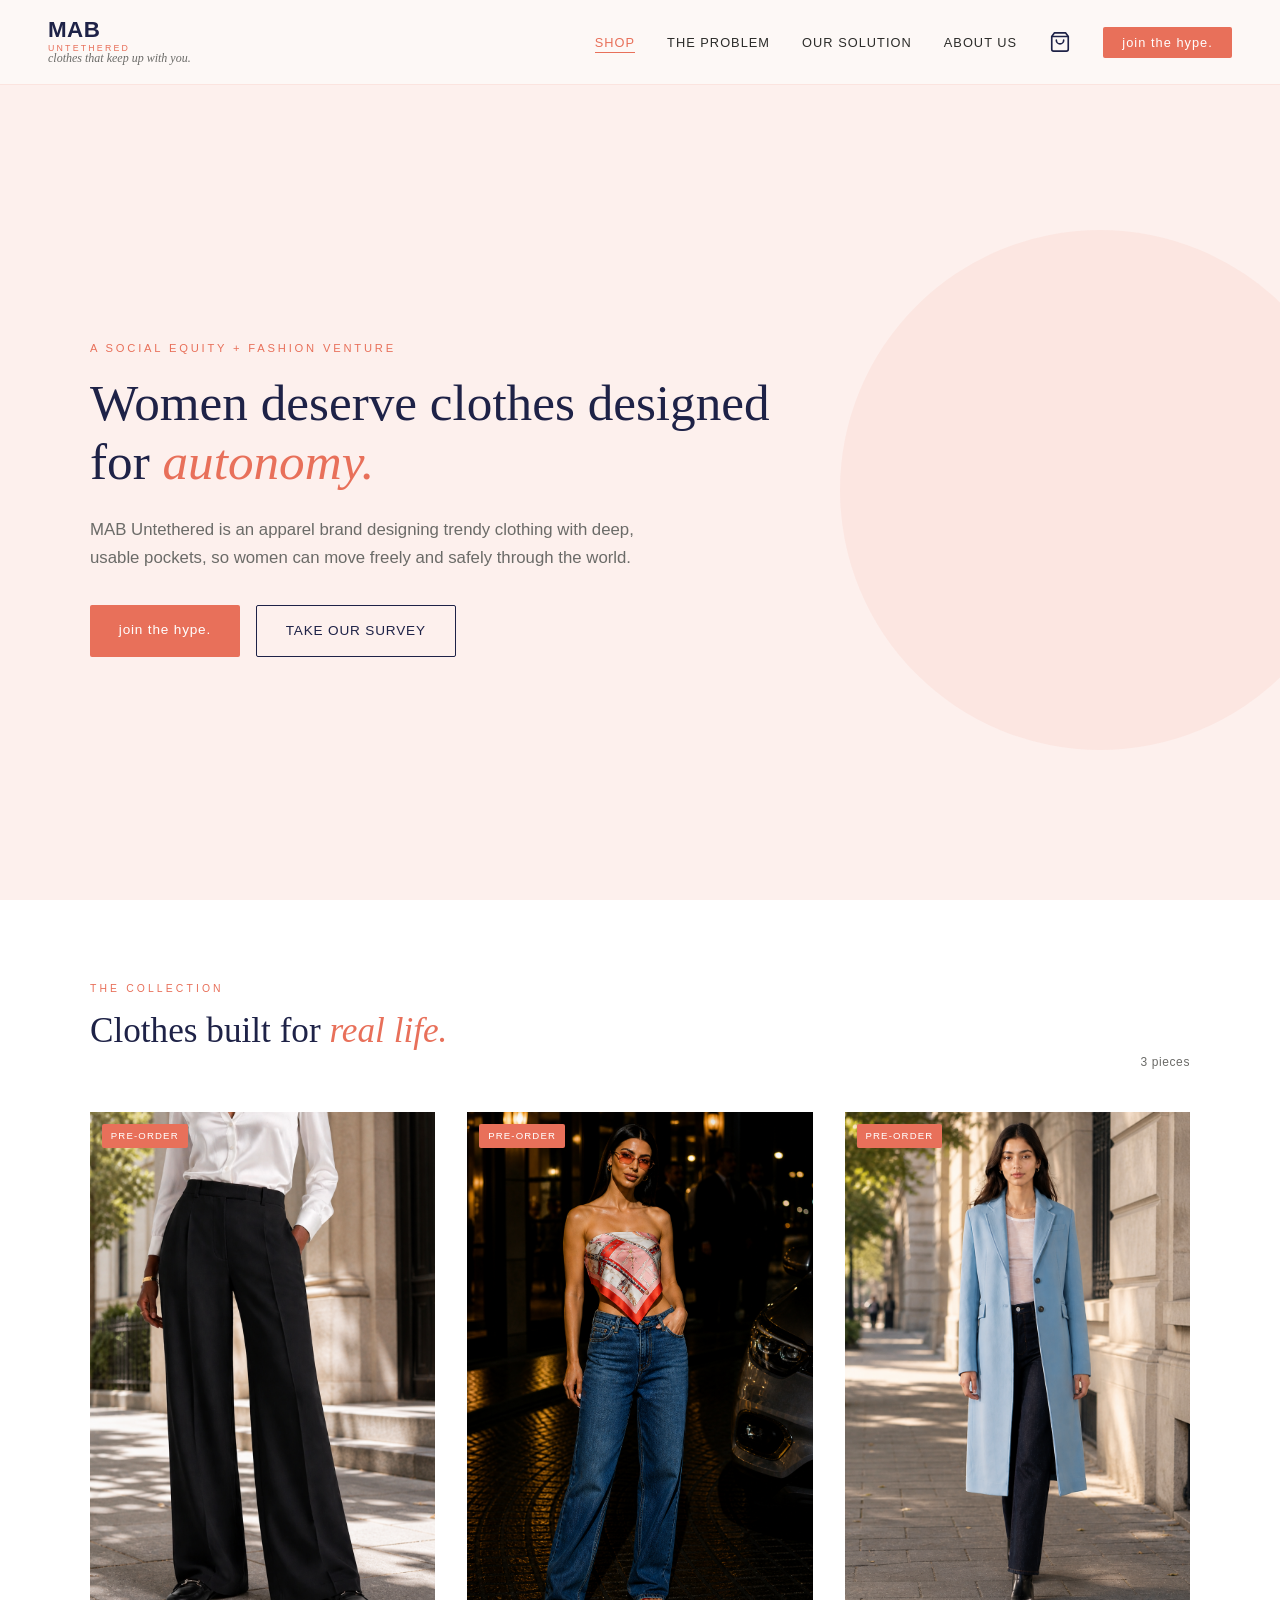
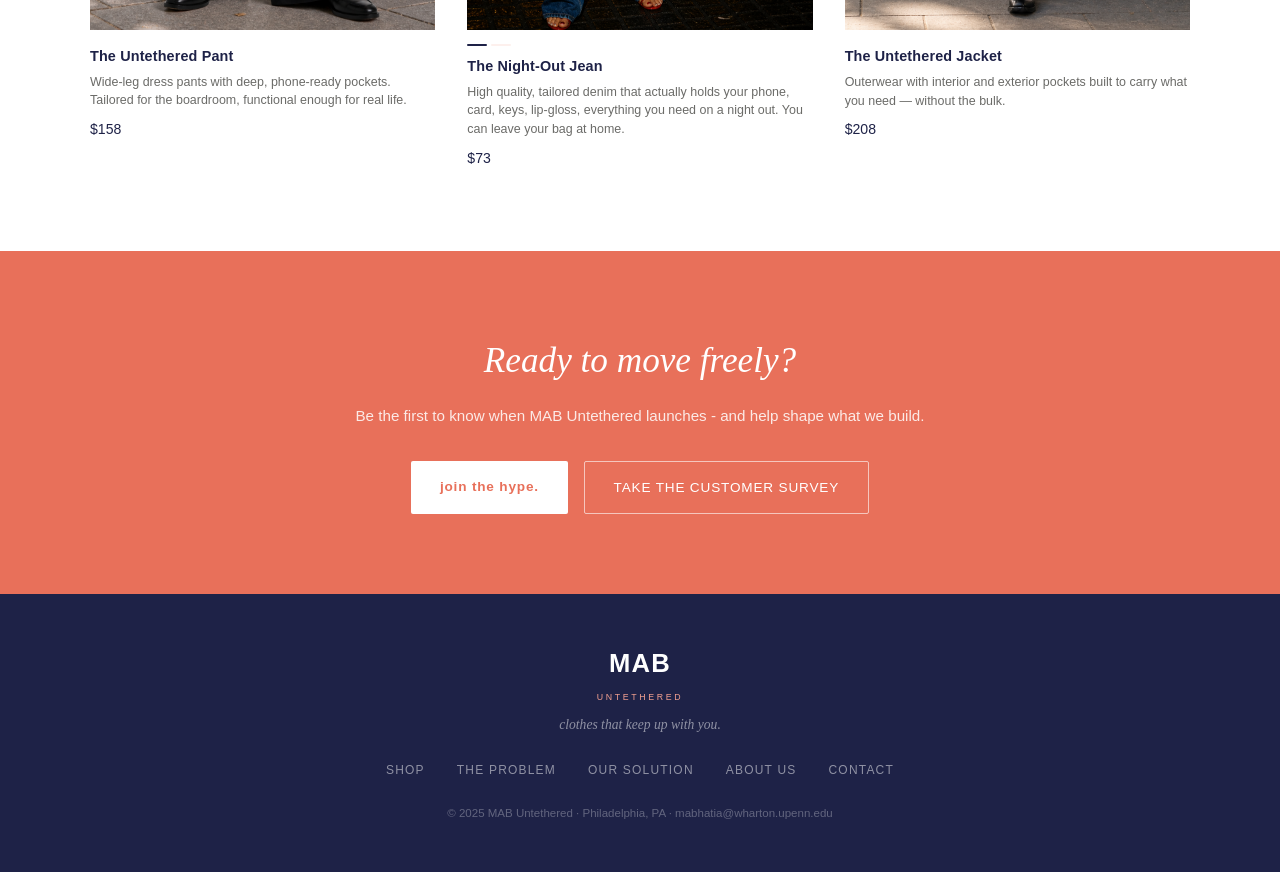
<file: index.html>
<!DOCTYPE html>
<html lang="en">
<head>
<meta charset="UTF-8">
<meta name="viewport" content="width=device-width, initial-scale=1.0">
<title>Shop – MAB Untethered</title>
<link rel="stylesheet" href="styles.css">
</head>
<body>

<!-- NAV -->
<nav>
  <a href="index.html" class="nav-logo">
    <span class="nav-logo-mab">MAB</span>
    <span class="nav-logo-sub">Untethered</span>
    <span class="nav-tagline">clothes that keep up with you.</span>
  </a>
  <ul>
    <li><a href="index.html" class="active">Shop</a></li>
    <li><a href="problem.html">The Problem</a></li>
    <li><a href="solution.html">Our Solution</a></li>
    <li><a href="about.html">About Us</a></li>
    <li><a href="cart.html" class="nav-bag" id="navBag"><svg viewBox="0 0 24 24"><path d="M6 2L3 6v14a2 2 0 002 2h14a2 2 0 002-2V6l-3-4z"/><line x1="3" y1="6" x2="21" y2="6"/><path d="M16 10a4 4 0 01-8 0"/></svg><span class="nav-bag-count" id="bagCount">0</span></a></li>
    <li><a href="https://forms.gle/wyEKR6wCprZCqFtW6" target="_blank" class="nav-cta">join the hype.</a></li>
  </ul>
</nav>

<div class="page-body">

<!-- HERO -->
<section class="hero" id="top">
  <div class="hero-inner">
    <p class="hero-eyebrow">A social equity + fashion venture</p>
    <h1>Women deserve clothes designed for <em>autonomy.</em></h1>
    <p class="hero-desc">MAB Untethered is an apparel brand designing trendy clothing with deep, usable pockets, so women can move freely and safely through the world.</p>
    <div class="hero-btns">
      <a href="https://forms.gle/wyEKR6wCprZCqFtW6" target="_blank" class="btn-primary">join the hype.</a>
      <a href="https://forms.gle/w7cwCQEqip1CWY567" target="_blank" class="btn-outline">Take our survey</a>
    </div>
  </div>
</section>

<!-- SHOP -->
<section class="shop" id="shop">
  <div class="section-inner">
    <div class="shop-header">
      <div>
        <p class="section-label">The Collection</p>
        <h2 class="section-title">Clothes built for <em>real life.</em></h2>
      </div>
      <span class="shop-count">3 pieces</span>
    </div>
    <div class="shop-grid">

      <!-- Product 1: Dress Pants -->
      <a class="product-card" href="product-pants.html">
        <div class="product-img-wrap">
          <img src="pants.png" alt="The Untethered Pant">
          <span class="product-badge badge-preorder">Pre-order</span>
        </div>
        <div class="product-name">The Untethered Pant</div>
        <div class="product-desc">Wide-leg dress pants with deep, phone-ready pockets. Tailored for the boardroom, functional enough for real life.</div>
        <div class="product-price">$158</div>
      </a>

      <!-- Product 2: Going Out Jeans -->
      <a class="product-card" href="product-jeans.html">
        <div class="product-img-wrap" style="overflow-x:scroll;overflow-y:hidden;scroll-snap-type:x mandatory;display:flex;aspect-ratio:2/3;scrollbar-width:none">
          <img src="jeans-front.png" alt="The Night-Out Jean - Front" style="min-width:100%;height:100%;object-fit:cover;scroll-snap-align:start;flex-shrink:0;">
          <img src="jeans-back.png" alt="The Night-Out Jean - Back" style="min-width:100%;height:100%;object-fit:cover;scroll-snap-align:start;flex-shrink:0;">
          <span class="product-badge badge-preorder">Pre-order</span>
        </div>
        <div style="display:flex;gap:4px;margin-bottom:0.5rem">
          <div style="width:20px;height:2px;background:var(--navy);border-radius:1px"></div>
          <div style="width:20px;height:2px;background:var(--coral-pale);border-radius:1px"></div>
        </div>
        <div class="product-name">The Night-Out Jean</div>
        <div class="product-desc">High quality, tailored denim that actually holds your phone, card, keys, lip-gloss, everything you need on a night out. You can leave your bag at home.</div>
        <div class="product-price">$73</div>
      </a>

      <!-- Product 3: Outerwear -->
      <a class="product-card" href="product-jacket.html">
        <div class="product-img-wrap">
          <img src="jacket.png" alt="The Untethered Jacket">
          <span class="product-badge badge-preorder">Pre-order</span>
        </div>
        <div class="product-name">The Untethered Jacket</div>
        <div class="product-desc">Outerwear with interior and exterior pockets built to carry what you need — without the bulk.</div>
        <div class="product-price">$208</div>
      </a>

    </div>
  </div>
</section>

<!-- CTA -->
<section class="cta-section">
  <h2><em>Ready to move freely?</em></h2>
  <p>Be the first to know when MAB Untethered launches - and help shape what we build.</p>
  <div class="cta-btns">
    <a href="https://forms.gle/wyEKR6wCprZCqFtW6" target="_blank" class="btn-white">join the hype.</a>
    <a href="https://forms.gle/w7cwCQEqip1CWY567" target="_blank" class="btn-outline-white">Take the customer survey</a>
  </div>
</section>

<!-- FOOTER -->
<footer>
  <div class="footer-logo">MAB</div>
  <div class="footer-sub">Untethered</div>
  <div class="footer-tagline">clothes that keep up with you.</div>
  <div class="footer-links">
    <a href="index.html">Shop</a>
    <a href="problem.html">The Problem</a>
    <a href="solution.html">Our Solution</a>
    <a href="about.html">About Us</a>
    <a href="mailto:mabhatia@wharton.upenn.edu">Contact</a>
  </div>
  <div class="footer-copy">© 2025 MAB Untethered · Philadelphia, PA · mabhatia@wharton.upenn.edu</div>
</footer>

</div>
</body>
</html>
</file>
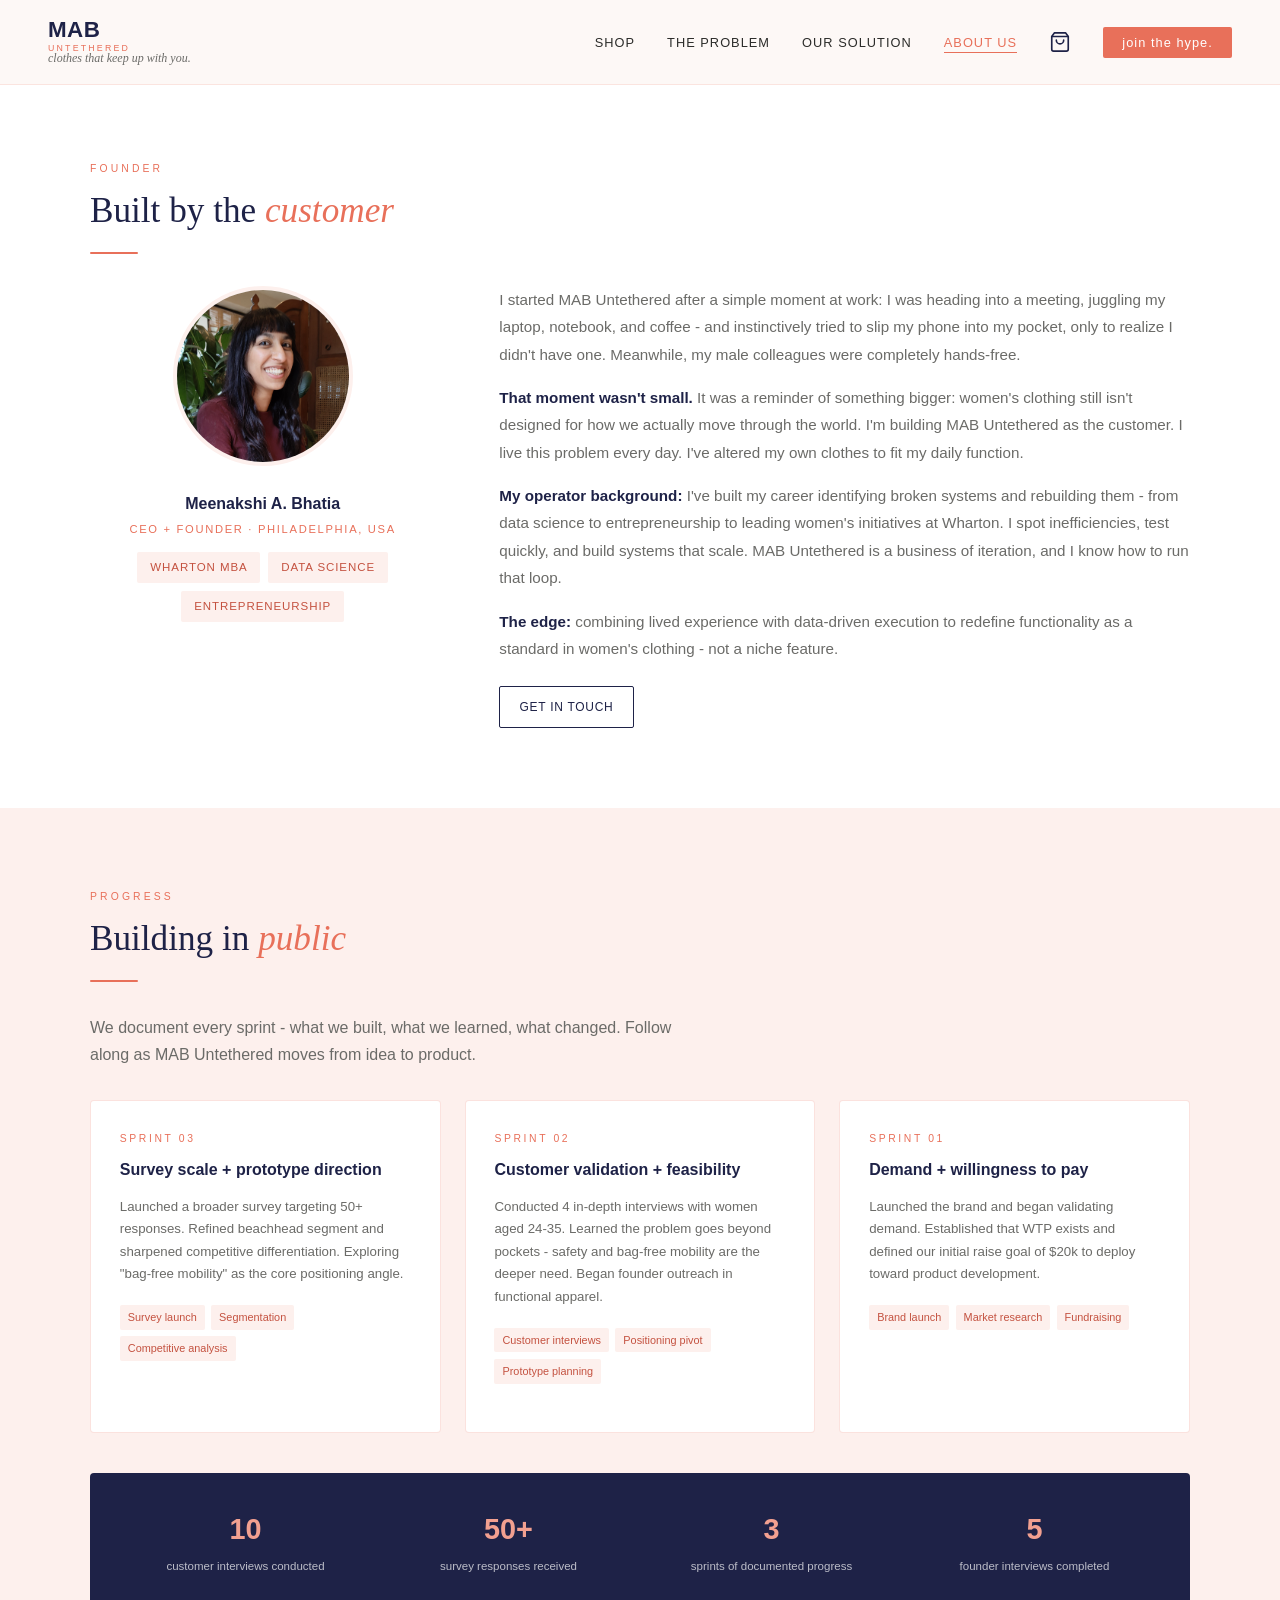
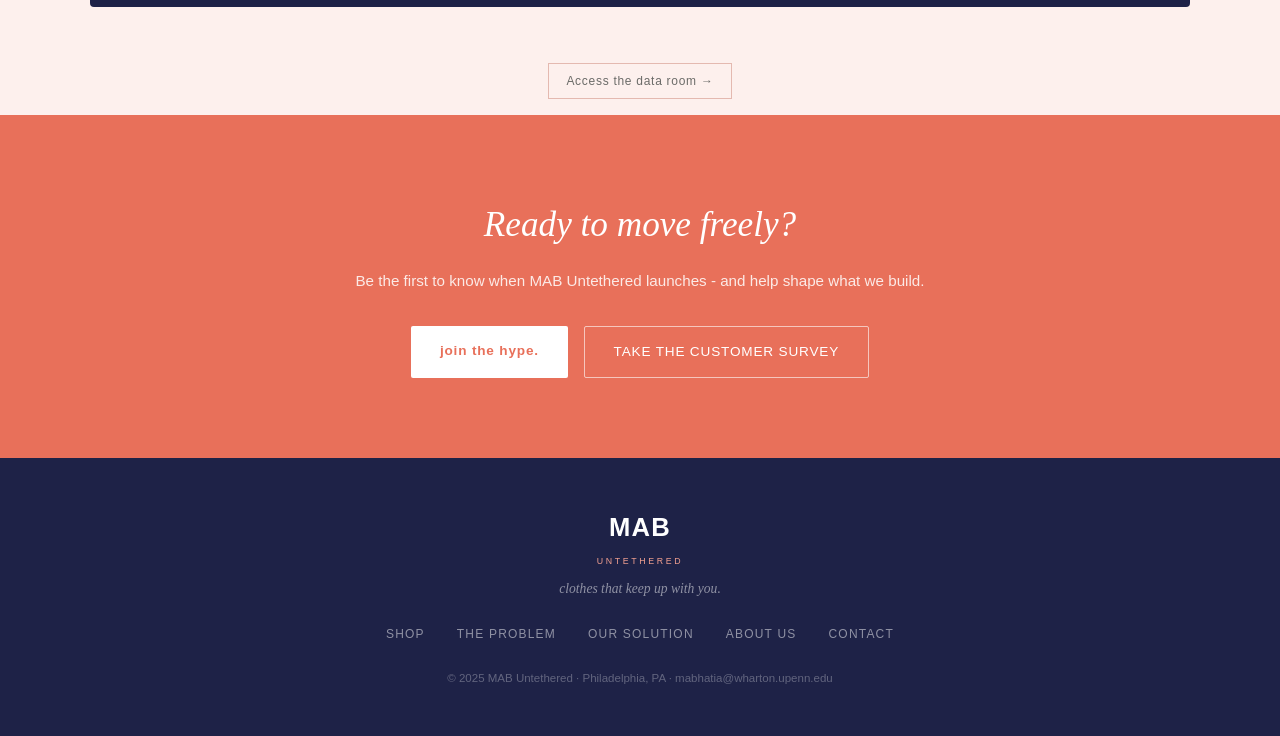
<file: about.html>
<!DOCTYPE html>
<html lang="en">
<head>
<meta charset="UTF-8">
<meta name="viewport" content="width=device-width, initial-scale=1.0">
<title>About Us – MAB Untethered</title>
<link rel="stylesheet" href="styles.css">
</head>
<body>

<!-- NAV -->
<nav>
  <a href="index.html" class="nav-logo">
    <span class="nav-logo-mab">MAB</span>
    <span class="nav-logo-sub">Untethered</span>
    <span class="nav-tagline">clothes that keep up with you.</span>
  </a>
  <ul>
    <li><a href="index.html">Shop</a></li>
    <li><a href="problem.html">The Problem</a></li>
    <li><a href="solution.html">Our Solution</a></li>
    <li><a href="about.html" class="active">About Us</a></li>
    <li><a href="cart.html" class="nav-bag" id="navBag"><svg viewBox="0 0 24 24"><path d="M6 2L3 6v14a2 2 0 002 2h14a2 2 0 002-2V6l-3-4z"/><line x1="3" y1="6" x2="21" y2="6"/><path d="M16 10a4 4 0 01-8 0"/></svg><span class="nav-bag-count" id="bagCount">0</span></a></li>
    <li><a href="https://forms.gle/wyEKR6wCprZCqFtW6" target="_blank" class="nav-cta">join the hype.</a></li>
  </ul>
</nav>

<div class="page-body">

<!-- FOUNDER -->
<section class="founder" id="founder">
  <div class="section-inner">
    <p class="section-label">Founder</p>
    <h2 class="section-title">Built by the <em>customer</em></h2>
    <div class="divider"></div>
    <div class="founder-grid">
      <div class="founder-photo-wrap">
        <img src="founder.jpg" alt="Meenakshi Anand Bhatia" class="founder-photo">
        <div class="founder-name">Meenakshi A. Bhatia</div>
        <div class="founder-role">CEO + Founder · Philadelphia, USA</div>
        <div class="founder-tags" style="justify-content:center;margin-top:0.8rem">
          <span class="tag">Wharton MBA</span>
          <span class="tag">Data science</span>
          <span class="tag">Entrepreneurship</span>
        </div>
      </div>
      <div class="founder-text">
        <p>I started MAB Untethered after a simple moment at work: I was heading into a meeting, juggling my laptop, notebook, and coffee - and instinctively tried to slip my phone into my pocket, only to realize I didn't have one. Meanwhile, my male colleagues were completely hands-free.</p>
        <p><strong>That moment wasn't small.</strong> It was a reminder of something bigger: women's clothing still isn't designed for how we actually move through the world. I'm building MAB Untethered as the customer. I live this problem every day. I've altered my own clothes to fit my daily function.</p>
        <p><strong>My operator background:</strong> I've built my career identifying broken systems and rebuilding them - from data science to entrepreneurship to leading women's initiatives at Wharton. I spot inefficiencies, test quickly, and build systems that scale. MAB Untethered is a business of iteration, and I know how to run that loop.</p>
        <p><strong>The edge:</strong> combining lived experience with data-driven execution to redefine functionality as a standard in women's clothing - not a niche feature.</p>
        <a href="mailto:mabhatia@wharton.upenn.edu" class="btn-outline" style="margin-top:0.5rem;font-size:0.75rem;padding:0.6rem 1.2rem">Get in touch</a>
      </div>
    </div>
  </div>
</section>

<!-- PROGRESS -->
<section class="progress" id="progress">
  <div class="section-inner">
    <p class="section-label">Progress</p>
    <h2 class="section-title">Building in <em>public</em></h2>
    <div class="divider"></div>
    <p style="font-family:'Arial',sans-serif;color:var(--muted);max-width:600px;margin-bottom:2rem">We document every sprint - what we built, what we learned, what changed. Follow along as MAB Untethered moves from idea to product.</p>
    <div class="newsletters">
      <div class="nl-card">
        <div class="nl-sprint">Sprint 03</div>
        <div class="nl-title">Survey scale + prototype direction</div>
        <div class="nl-body">Launched a broader survey targeting 50+ responses. Refined beachhead segment and sharpened competitive differentiation. Exploring "bag-free mobility" as the core positioning angle.</div>
        <div class="nl-tags">
          <span class="nl-tag">Survey launch</span>
          <span class="nl-tag">Segmentation</span>
          <span class="nl-tag">Competitive analysis</span>
        </div>
      </div>
      <div class="nl-card">
        <div class="nl-sprint">Sprint 02</div>
        <div class="nl-title">Customer validation + feasibility</div>
        <div class="nl-body">Conducted 4 in-depth interviews with women aged 24-35. Learned the problem goes beyond pockets - safety and bag-free mobility are the deeper need. Began founder outreach in functional apparel.</div>
        <div class="nl-tags">
          <span class="nl-tag">Customer interviews</span>
          <span class="nl-tag">Positioning pivot</span>
          <span class="nl-tag">Prototype planning</span>
        </div>
      </div>
      <div class="nl-card">
        <div class="nl-sprint">Sprint 01</div>
        <div class="nl-title">Demand + willingness to pay</div>
        <div class="nl-body">Launched the brand and began validating demand. Established that WTP exists and defined our initial raise goal of $20k to deploy toward product development.</div>
        <div class="nl-tags">
          <span class="nl-tag">Brand launch</span>
          <span class="nl-tag">Market research</span>
          <span class="nl-tag">Fundraising</span>
        </div>
      </div>
    </div>
    <div class="progress-summary">
      <div class="ps-item">
        <div class="ps-num">10</div>
        <div class="ps-label">customer interviews conducted</div>
      </div>
      <div class="ps-item">
        <div class="ps-num">50+</div>
        <div class="ps-label">survey responses received</div>
      </div>
      <div class="ps-item">
        <div class="ps-num">3</div>
        <div class="ps-label">sprints of documented progress</div>
      </div>
      <div class="ps-item">
        <div class="ps-num">5</div>
        <div class="ps-label">founder interviews completed</div>
      </div>
    </div>
  </div>
</section>

<!-- DATA ROOM -->
<div class="data-room-bar">
  <a href="https://penno365-my.sharepoint.com/:f:/g/personal/mabhatia_upenn_edu/IgAGloENmA9OTLAVSMT8zzD7AcG7t4E9wfGTGHicQQAGdKs?e=0PWVBE" target="_blank" class="data-room-link">Access the data room →</a>
</div>

<!-- CTA -->
<section class="cta-section">
  <h2><em>Ready to move freely?</em></h2>
  <p>Be the first to know when MAB Untethered launches - and help shape what we build.</p>
  <div class="cta-btns">
    <a href="https://forms.gle/wyEKR6wCprZCqFtW6" target="_blank" class="btn-white">join the hype.</a>
    <a href="https://forms.gle/w7cwCQEqip1CWY567" target="_blank" class="btn-outline-white">Take the customer survey</a>
  </div>
</section>

<!-- FOOTER -->
<footer>
  <div class="footer-logo">MAB</div>
  <div class="footer-sub">Untethered</div>
  <div class="footer-tagline">clothes that keep up with you.</div>
  <div class="footer-links">
    <a href="index.html">Shop</a>
    <a href="problem.html">The Problem</a>
    <a href="solution.html">Our Solution</a>
    <a href="about.html">About Us</a>
    <a href="mailto:mabhatia@wharton.upenn.edu">Contact</a>
  </div>
  <div class="footer-copy">© 2025 MAB Untethered · Philadelphia, PA · mabhatia@wharton.upenn.edu</div>
</footer>

</div>
</body>
</html>
</file>
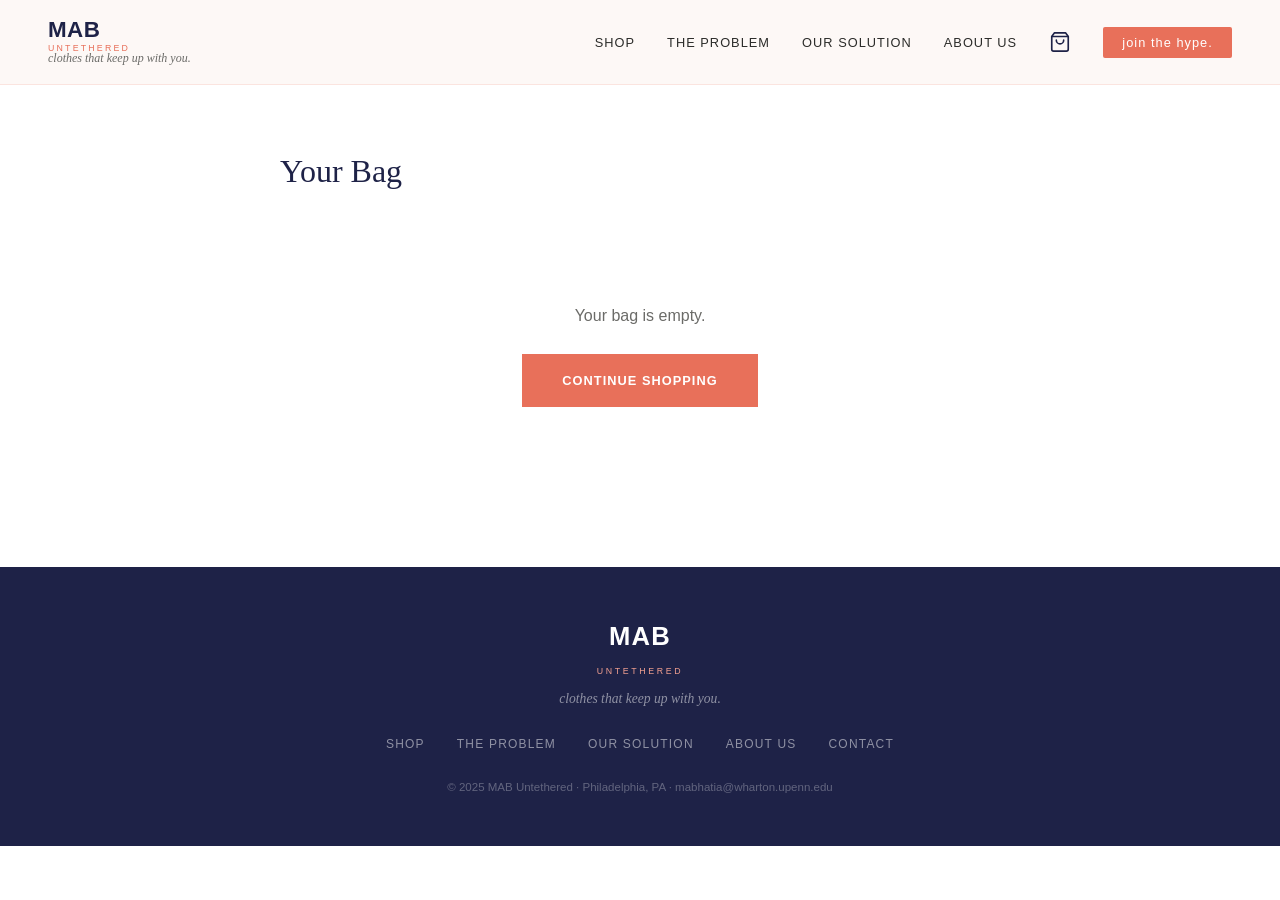
<file: cart.html>
<!DOCTYPE html>
<html lang="en">
<head>
<meta charset="UTF-8">
<meta name="viewport" content="width=device-width, initial-scale=1.0">
<title>Your Bag – MAB Untethered</title>
<link rel="stylesheet" href="styles.css">
</head>
<body>

<!-- NAV -->
<nav>
  <a href="index.html" class="nav-logo">
    <span class="nav-logo-mab">MAB</span>
    <span class="nav-logo-sub">Untethered</span>
    <span class="nav-tagline">clothes that keep up with you.</span>
  </a>
  <ul>
    <li><a href="index.html">Shop</a></li>
    <li><a href="problem.html">The Problem</a></li>
    <li><a href="solution.html">Our Solution</a></li>
    <li><a href="about.html">About Us</a></li>
    <li><a href="cart.html" class="nav-bag" id="navBag"><svg viewBox="0 0 24 24"><path d="M6 2L3 6v14a2 2 0 002 2h14a2 2 0 002-2V6l-3-4z"/><line x1="3" y1="6" x2="21" y2="6"/><path d="M16 10a4 4 0 01-8 0"/></svg><span class="nav-bag-count" id="bagCount">0</span></a></li>
    <li><a href="https://forms.gle/wyEKR6wCprZCqFtW6" target="_blank" class="nav-cta">join the hype.</a></li>
  </ul>
</nav>

<div class="page-body">
<section class="cart-section">
  <div class="section-inner" style="max-width:720px">
    <h1 class="cart-title">Your Bag</h1>
    <div id="cartContents"></div>
  </div>
</section>

<!-- FOOTER -->
<footer>
  <div class="footer-logo">MAB</div>
  <div class="footer-sub">Untethered</div>
  <div class="footer-tagline">clothes that keep up with you.</div>
  <div class="footer-links">
    <a href="index.html">Shop</a>
    <a href="problem.html">The Problem</a>
    <a href="solution.html">Our Solution</a>
    <a href="about.html">About Us</a>
    <a href="mailto:mabhatia@wharton.upenn.edu">Contact</a>
  </div>
  <div class="footer-copy">© 2025 MAB Untethered · Philadelphia, PA · mabhatia@wharton.upenn.edu</div>
</footer>
</div>

<script>
(function() {
  var cart = JSON.parse(localStorage.getItem('mab-cart') || '[]');
  var el = document.getElementById('cartContents');

  // Update nav badge
  var badge = document.getElementById('bagCount');
  if (badge && cart.length) {
    badge.textContent = cart.length;
    badge.classList.add('visible');
  }

  if (!cart.length) {
    el.innerHTML = '<div class="cart-empty"><p>Your bag is empty.</p><a href="index.html" class="btn-coral" style="margin-top:1.5rem;display:inline-block">Continue Shopping</a></div>';
    return;
  }

  var total = cart.reduce(function(sum, item) { return sum + item.price; }, 0);

  var rows = cart.map(function(item, i) {
    return '<div class="cart-row" id="cart-row-' + i + '">' +
      '<div class="cart-row-info">' +
        '<div class="cart-row-name">' + item.name + '</div>' +
        '<div class="cart-row-size">Size: ' + item.size + '</div>' +
      '</div>' +
      '<div class="cart-row-right">' +
        '<div class="cart-row-price">$' + item.price + '</div>' +
        '<button class="cart-remove" onclick="removeItem(' + i + ')">Remove</button>' +
      '</div>' +
    '</div>';
  }).join('');

  el.innerHTML = rows +
    '<div class="cart-summary">' +
      '<div class="cart-total"><span>Total</span><span>$' + total + '</span></div>' +
      '<p class="cart-note">This is a pre-order. You won\'t be charged until your item ships.</p>' +
      '<a href="https://forms.gle/wyEKR6wCprZCqFtW6" target="_blank" class="btn-coral cart-checkout">Reserve My Order</a>' +
    '</div>';
})();

function removeItem(index) {
  var cart = JSON.parse(localStorage.getItem('mab-cart') || '[]');
  cart.splice(index, 1);
  localStorage.setItem('mab-cart', JSON.stringify(cart));
  location.reload();
}
</script>
</body>
</html>
</file>
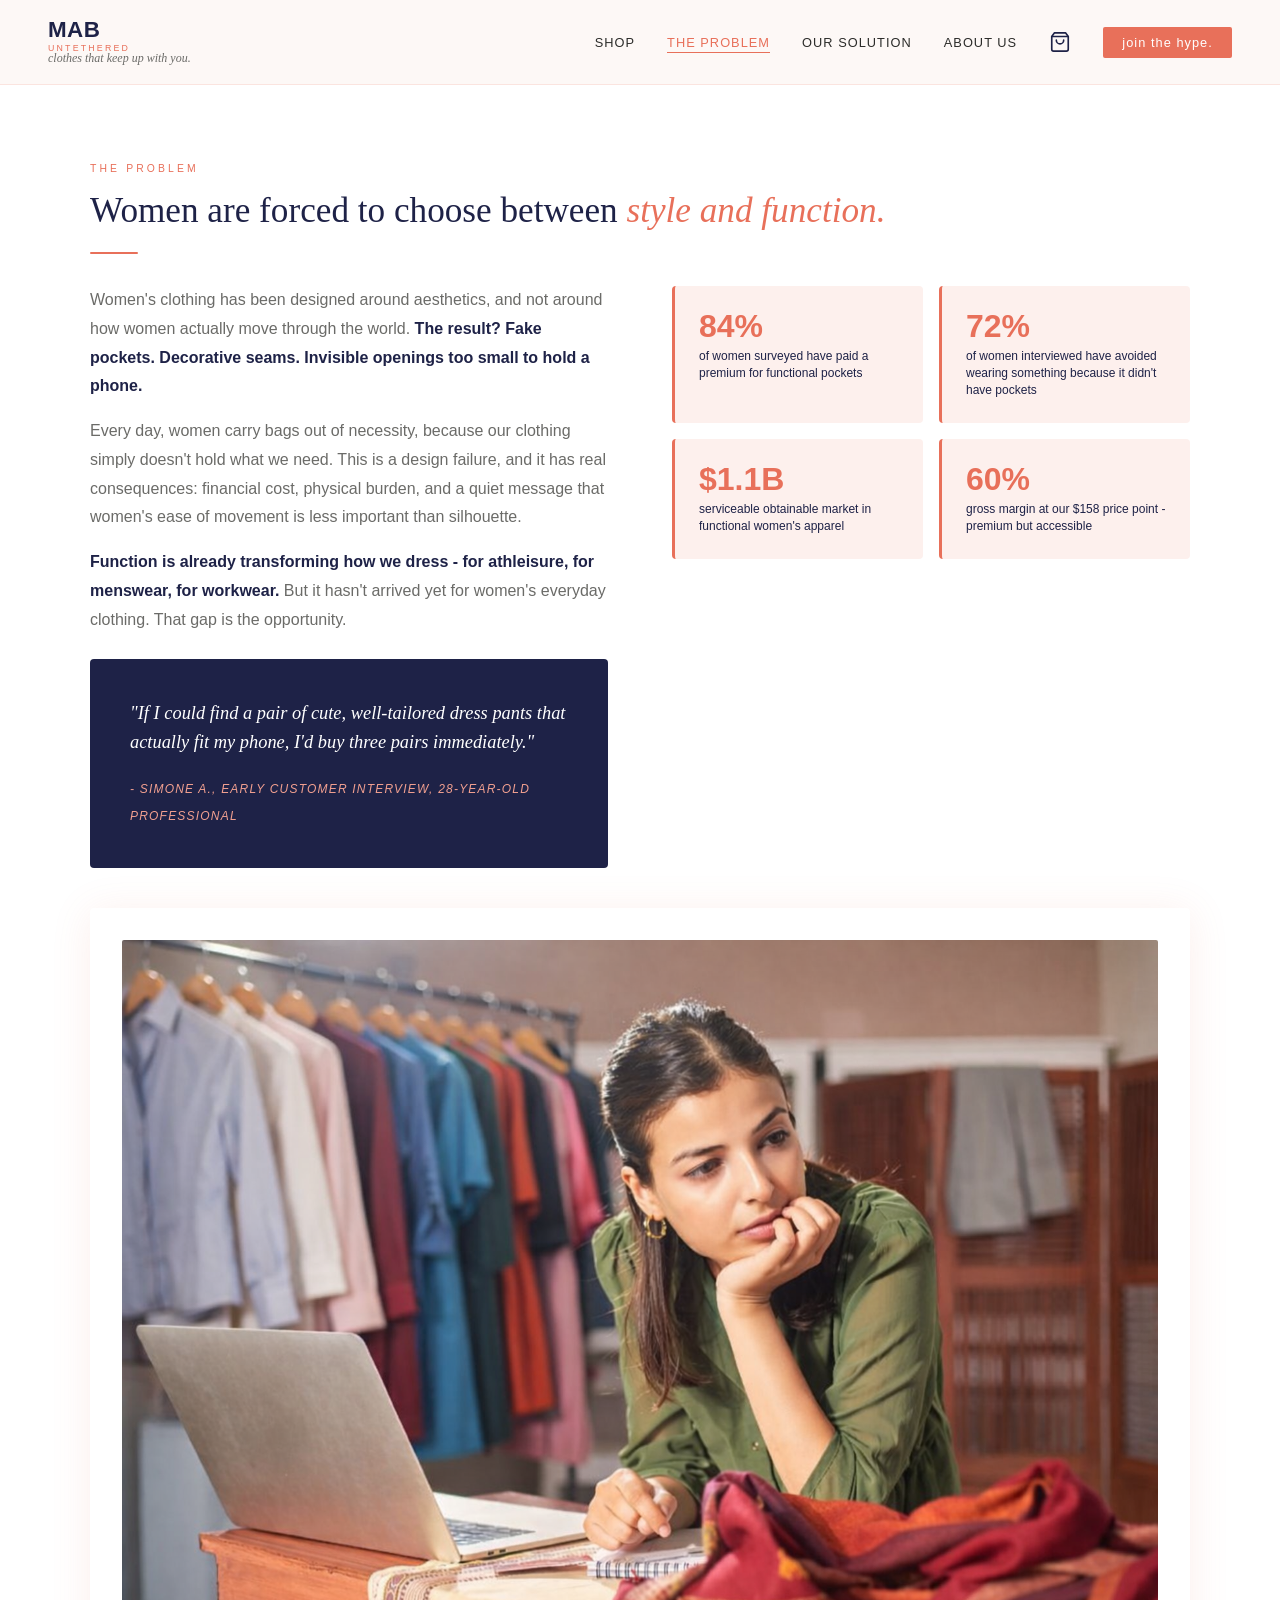
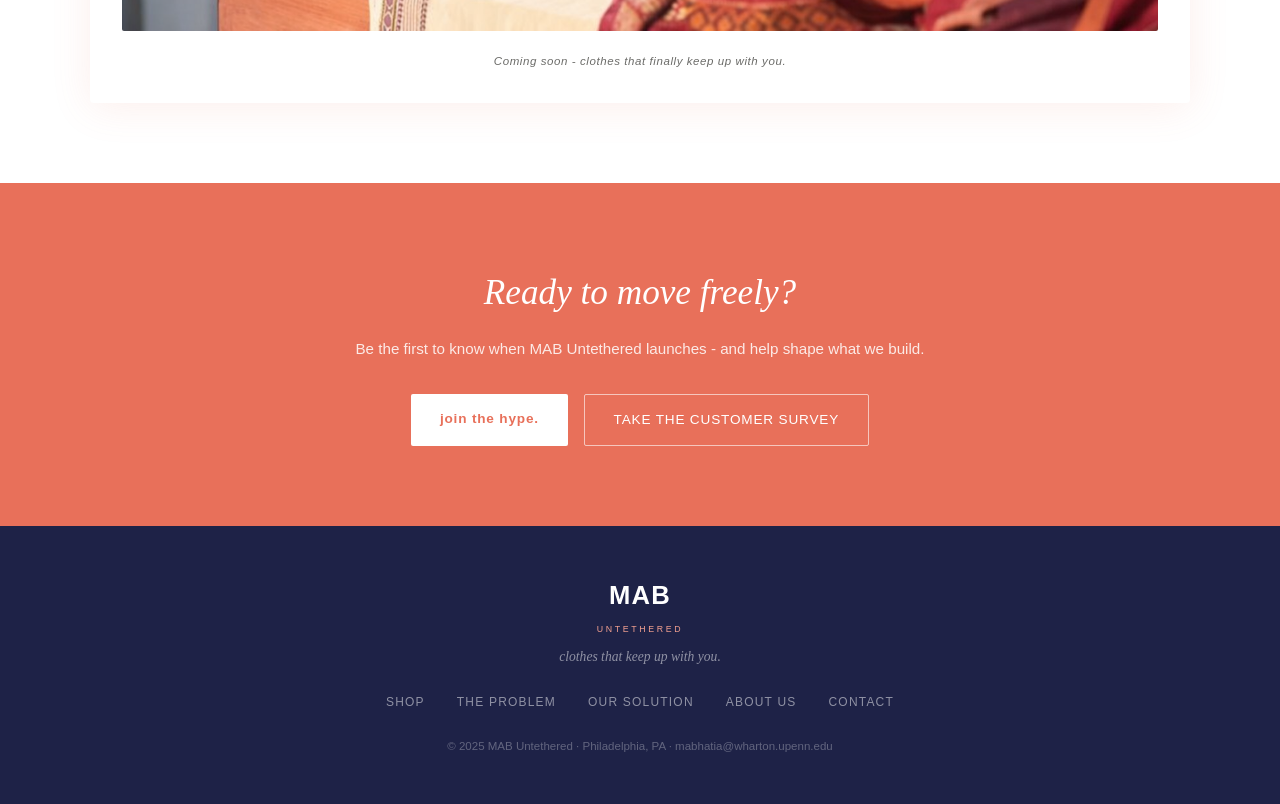
<file: problem.html>
<!DOCTYPE html>
<html lang="en">
<head>
<meta charset="UTF-8">
<meta name="viewport" content="width=device-width, initial-scale=1.0">
<title>The Problem – MAB Untethered</title>
<link rel="stylesheet" href="styles.css">
</head>
<body>

<!-- NAV -->
<nav>
  <a href="index.html" class="nav-logo">
    <span class="nav-logo-mab">MAB</span>
    <span class="nav-logo-sub">Untethered</span>
    <span class="nav-tagline">clothes that keep up with you.</span>
  </a>
  <ul>
    <li><a href="index.html">Shop</a></li>
    <li><a href="problem.html" class="active">The Problem</a></li>
    <li><a href="solution.html">Our Solution</a></li>
    <li><a href="about.html">About Us</a></li>
    <li><a href="cart.html" class="nav-bag" id="navBag"><svg viewBox="0 0 24 24"><path d="M6 2L3 6v14a2 2 0 002 2h14a2 2 0 002-2V6l-3-4z"/><line x1="3" y1="6" x2="21" y2="6"/><path d="M16 10a4 4 0 01-8 0"/></svg><span class="nav-bag-count" id="bagCount">0</span></a></li>
    <li><a href="https://forms.gle/wyEKR6wCprZCqFtW6" target="_blank" class="nav-cta">join the hype.</a></li>
  </ul>
</nav>

<div class="page-body">

<!-- THE PROBLEM -->
<section class="problem" id="problem">
  <div class="section-inner">
    <p class="section-label">The problem</p>
    <h2 class="section-title">Women are forced to choose between <em>style and function.</em></h2>
    <div class="divider"></div>
    <div class="problem-grid">
      <div class="problem-text">
        <p>Women's clothing has been designed around aesthetics, and not around how women actually move through the world. <strong>The result? Fake pockets. Decorative seams. Invisible openings too small to hold a phone.</strong></p>
        <p>Every day, women carry bags out of necessity, because our clothing simply doesn't hold what we need. This is a design failure, and it has real consequences: financial cost, physical burden, and a quiet message that women's ease of movement is less important than silhouette.</p>
        <p><strong>Function is already transforming how we dress - for athleisure, for menswear, for workwear.</strong> But it hasn't arrived yet for women's everyday clothing. That gap is the opportunity.</p>
        <div class="problem-pullquote">
          <blockquote>"If I could find a pair of cute, well-tailored dress pants that actually fit my phone, I'd buy three pairs immediately."</blockquote>
          <cite>- Simone A., early customer interview, 28-year-old professional</cite>
        </div>
      </div>
      <div>
        <div class="stat-cards">
          <div class="stat-card">
            <div class="stat-num">84%</div>
            <div class="stat-label">of women surveyed have paid a premium for functional pockets</div>
          </div>
          <div class="stat-card">
            <div class="stat-num">72%</div>
            <div class="stat-label">of women interviewed have avoided wearing something because it didn't have pockets</div>
          </div>
          <div class="stat-card">
            <div class="stat-num">$1.1B</div>
            <div class="stat-label">serviceable obtainable market in functional women's apparel</div>
          </div>
          <div class="stat-card">
            <div class="stat-num">60%</div>
            <div class="stat-label">gross margin at our $158 price point - premium but accessible</div>
          </div>
        </div>
      </div>
    </div>
    <div class="hero-img-frame" style="margin-top:2.5rem;max-width:100%">
      <img src="hero.png" alt="Women's apparel with functional design">
      <p class="hero-img-caption">Coming soon - clothes that finally keep up with you.</p>
    </div>
  </div>
</section>

<!-- CTA -->
<section class="cta-section">
  <h2><em>Ready to move freely?</em></h2>
  <p>Be the first to know when MAB Untethered launches - and help shape what we build.</p>
  <div class="cta-btns">
    <a href="https://forms.gle/wyEKR6wCprZCqFtW6" target="_blank" class="btn-white">join the hype.</a>
    <a href="https://forms.gle/w7cwCQEqip1CWY567" target="_blank" class="btn-outline-white">Take the customer survey</a>
  </div>
</section>

<!-- FOOTER -->
<footer>
  <div class="footer-logo">MAB</div>
  <div class="footer-sub">Untethered</div>
  <div class="footer-tagline">clothes that keep up with you.</div>
  <div class="footer-links">
    <a href="index.html">Shop</a>
    <a href="problem.html">The Problem</a>
    <a href="solution.html">Our Solution</a>
    <a href="about.html">About Us</a>
    <a href="mailto:mabhatia@wharton.upenn.edu">Contact</a>
  </div>
  <div class="footer-copy">© 2025 MAB Untethered · Philadelphia, PA · mabhatia@wharton.upenn.edu</div>
</footer>

</div>
</body>
</html>
</file>
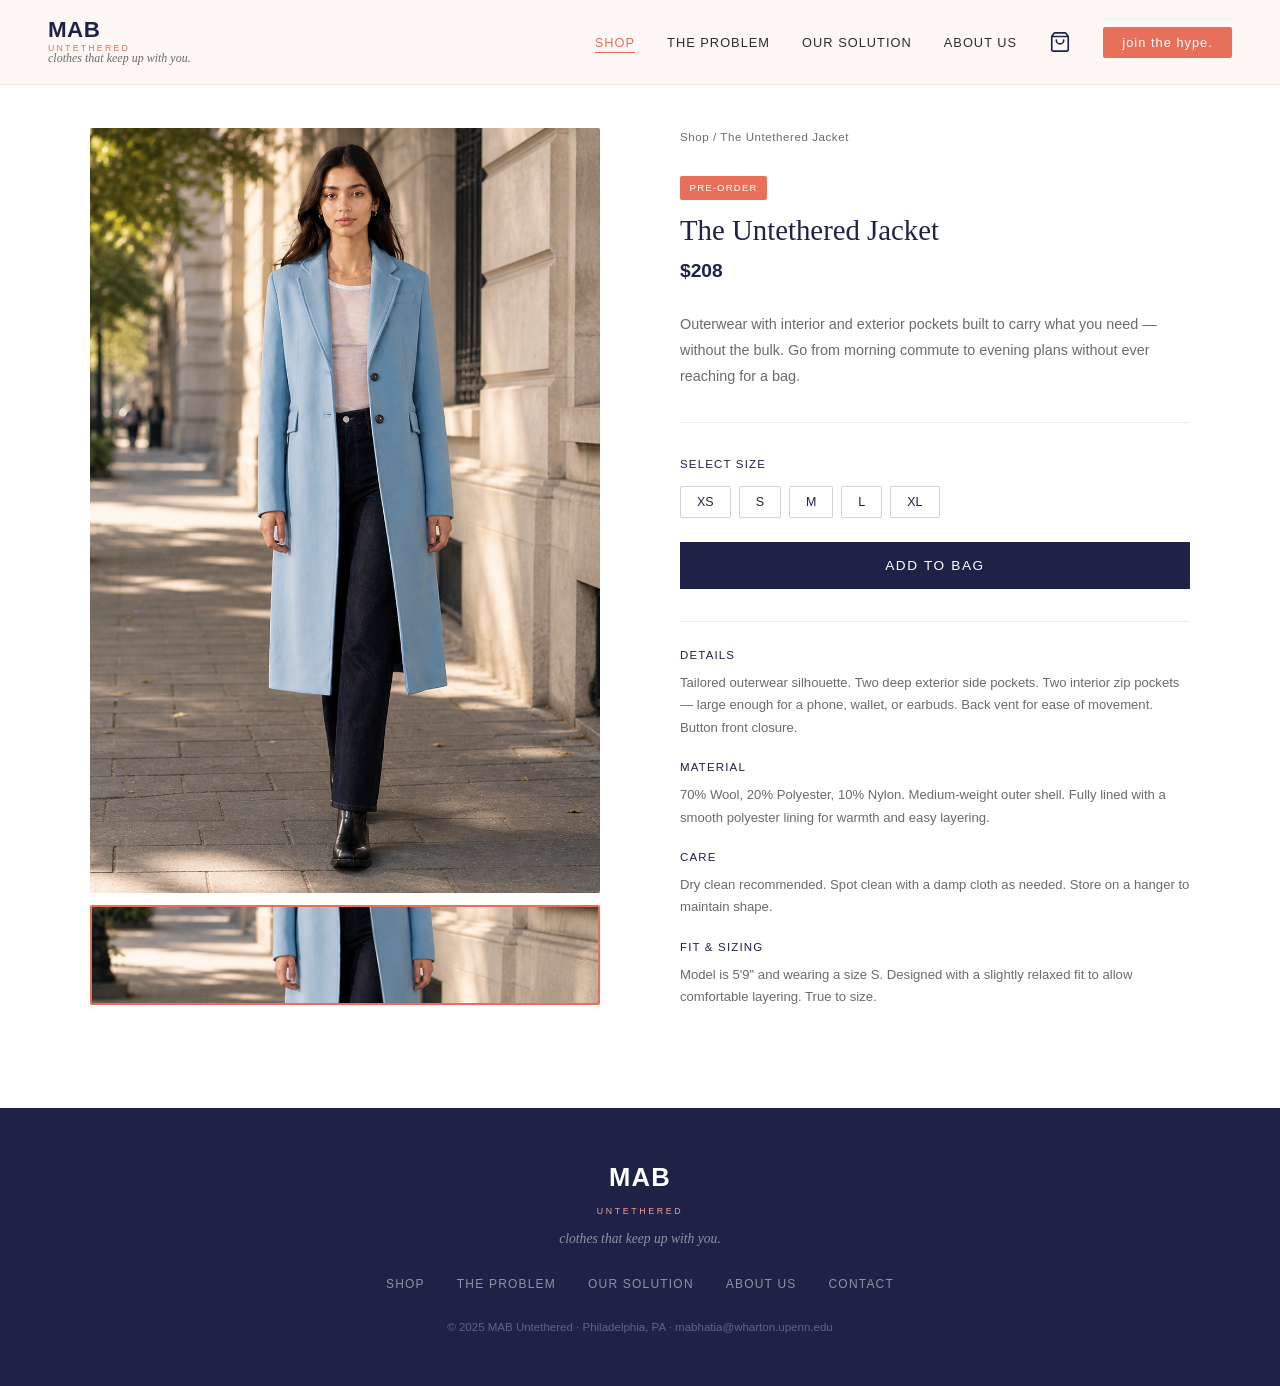
<file: product-jacket.html>
<!DOCTYPE html>
<html lang="en">
<head>
<meta charset="UTF-8">
<meta name="viewport" content="width=device-width, initial-scale=1.0">
<title>The Untethered Jacket – MAB Untethered</title>
<link rel="stylesheet" href="styles.css">
</head>
<body>

<!-- NAV -->
<nav>
  <a href="index.html" class="nav-logo">
    <span class="nav-logo-mab">MAB</span>
    <span class="nav-logo-sub">Untethered</span>
    <span class="nav-tagline">clothes that keep up with you.</span>
  </a>
  <ul>
    <li><a href="index.html" class="active">Shop</a></li>
    <li><a href="problem.html">The Problem</a></li>
    <li><a href="solution.html">Our Solution</a></li>
    <li><a href="about.html">About Us</a></li>
    <li><a href="cart.html" class="nav-bag" id="navBag"><svg viewBox="0 0 24 24"><path d="M6 2L3 6v14a2 2 0 002 2h14a2 2 0 002-2V6l-3-4z"/><line x1="3" y1="6" x2="21" y2="6"/><path d="M16 10a4 4 0 01-8 0"/></svg><span class="nav-bag-count" id="bagCount">0</span></a></li>
    <li><a href="https://forms.gle/wyEKR6wCprZCqFtW6" target="_blank" class="nav-cta">join the hype.</a></li>
  </ul>
</nav>

<div class="page-body">
<section class="product-detail">
  <div class="product-detail-inner">

    <!-- GALLERY -->
    <div class="product-gallery">
      <img src="jacket.png" alt="The Untethered Jacket" class="product-gallery-main" id="mainImg">
      <div class="product-gallery-thumb-row">
        <img src="jacket.png" alt="Front" class="product-gallery-thumb active" onclick="setMain(this)">
      </div>
    </div>

    <!-- INFO -->
    <div class="product-detail-info">
      <div class="product-breadcrumb"><a href="index.html">Shop</a> / The Untethered Jacket</div>
      <div class="product-detail-badge">Pre-order</div>
      <h1 class="product-detail-name">The Untethered Jacket</h1>
      <div class="product-detail-price">$208</div>
      <p class="product-detail-desc">Outerwear with interior and exterior pockets built to carry what you need — without the bulk. Go from morning commute to evening plans without ever reaching for a bag.</p>

      <!-- SIZE -->
      <div class="size-label">
        <span>Select Size</span>
      </div>
      <div class="size-grid">
        <button class="size-btn" onclick="selectSize(this)">XS</button>
        <button class="size-btn" onclick="selectSize(this)">S</button>
        <button class="size-btn" onclick="selectSize(this)">M</button>
        <button class="size-btn" onclick="selectSize(this)">L</button>
        <button class="size-btn" onclick="selectSize(this)">XL</button>
      </div>

      <button class="add-to-bag" onclick="addToBag('The Untethered Jacket', 208)">Add to Bag</button>

      <!-- META -->
      <div class="product-meta">
        <div class="product-meta-section">
          <div class="product-meta-title">Details</div>
          <div class="product-meta-body">Tailored outerwear silhouette. Two deep exterior side pockets. Two interior zip pockets — large enough for a phone, wallet, or earbuds. Back vent for ease of movement. Button front closure.</div>
        </div>
        <div class="product-meta-section">
          <div class="product-meta-title">Material</div>
          <div class="product-meta-body">70% Wool, 20% Polyester, 10% Nylon. Medium-weight outer shell. Fully lined with a smooth polyester lining for warmth and easy layering.</div>
        </div>
        <div class="product-meta-section">
          <div class="product-meta-title">Care</div>
          <div class="product-meta-body">Dry clean recommended. Spot clean with a damp cloth as needed. Store on a hanger to maintain shape.</div>
        </div>
        <div class="product-meta-section">
          <div class="product-meta-title">Fit & Sizing</div>
          <div class="product-meta-body">Model is 5'9" and wearing a size S. Designed with a slightly relaxed fit to allow comfortable layering. True to size.</div>
        </div>
      </div>
    </div>

  </div>
</section>

<!-- FOOTER -->
<footer>
  <div class="footer-logo">MAB</div>
  <div class="footer-sub">Untethered</div>
  <div class="footer-tagline">clothes that keep up with you.</div>
  <div class="footer-links">
    <a href="index.html">Shop</a>
    <a href="problem.html">The Problem</a>
    <a href="solution.html">Our Solution</a>
    <a href="about.html">About Us</a>
    <a href="mailto:mabhatia@wharton.upenn.edu">Contact</a>
  </div>
  <div class="footer-copy">© 2025 MAB Untethered · Philadelphia, PA · mabhatia@wharton.upenn.edu</div>
</footer>
</div>

<script>
function setMain(thumb) {
  document.getElementById('mainImg').src = thumb.src;
  document.querySelectorAll('.product-gallery-thumb').forEach(t => t.classList.remove('active'));
  thumb.classList.add('active');
}
function selectSize(btn) {
  document.querySelectorAll('.size-btn').forEach(b => b.classList.remove('selected'));
  btn.classList.add('selected');
}
function addToBag(name, price) {
  const size = document.querySelector('.size-btn.selected');
  if (!size) { alert('Please select a size.'); return; }
  const cart = JSON.parse(localStorage.getItem('mab-cart') || '[]');
  cart.push({ name, price, size: size.textContent });
  localStorage.setItem('mab-cart', JSON.stringify(cart));
  alert(`${name} (${size.textContent}) added to your bag!`);
}
</script>
</body>
</html>
</file>
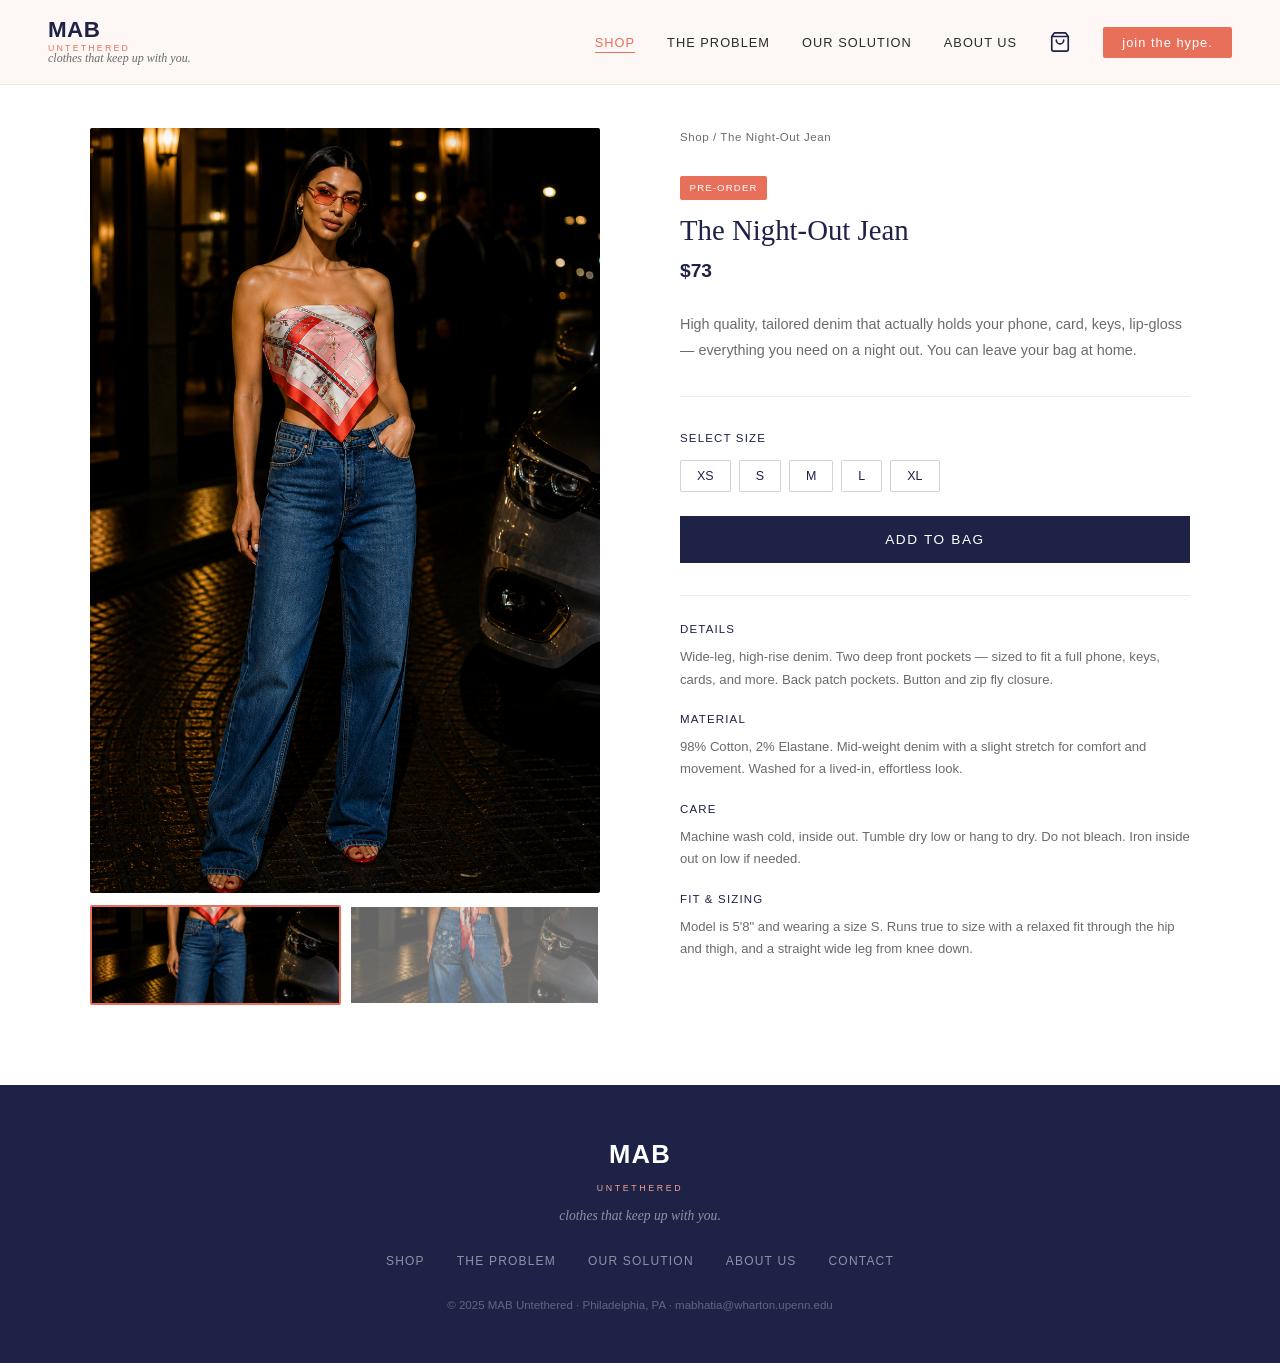
<file: product-jeans.html>
<!DOCTYPE html>
<html lang="en">
<head>
<meta charset="UTF-8">
<meta name="viewport" content="width=device-width, initial-scale=1.0">
<title>The Night-Out Jean – MAB Untethered</title>
<link rel="stylesheet" href="styles.css">
</head>
<body>

<!-- NAV -->
<nav>
  <a href="index.html" class="nav-logo">
    <span class="nav-logo-mab">MAB</span>
    <span class="nav-logo-sub">Untethered</span>
    <span class="nav-tagline">clothes that keep up with you.</span>
  </a>
  <ul>
    <li><a href="index.html" class="active">Shop</a></li>
    <li><a href="problem.html">The Problem</a></li>
    <li><a href="solution.html">Our Solution</a></li>
    <li><a href="about.html">About Us</a></li>
    <li><a href="cart.html" class="nav-bag" id="navBag"><svg viewBox="0 0 24 24"><path d="M6 2L3 6v14a2 2 0 002 2h14a2 2 0 002-2V6l-3-4z"/><line x1="3" y1="6" x2="21" y2="6"/><path d="M16 10a4 4 0 01-8 0"/></svg><span class="nav-bag-count" id="bagCount">0</span></a></li>
    <li><a href="https://forms.gle/wyEKR6wCprZCqFtW6" target="_blank" class="nav-cta">join the hype.</a></li>
  </ul>
</nav>

<div class="page-body">
<section class="product-detail">
  <div class="product-detail-inner">

    <!-- GALLERY -->
    <div class="product-gallery">
      <img src="jeans-front.png" alt="The Night-Out Jean" class="product-gallery-main" id="mainImg">
      <div class="product-gallery-thumb-row">
        <img src="jeans-front.png" alt="Front" class="product-gallery-thumb active" onclick="setMain(this)">
        <img src="jeans-back.png" alt="Back" class="product-gallery-thumb" onclick="setMain(this)">
      </div>
    </div>

    <!-- INFO -->
    <div class="product-detail-info">
      <div class="product-breadcrumb"><a href="index.html">Shop</a> / The Night-Out Jean</div>
      <div class="product-detail-badge">Pre-order</div>
      <h1 class="product-detail-name">The Night-Out Jean</h1>
      <div class="product-detail-price">$73</div>
      <p class="product-detail-desc">High quality, tailored denim that actually holds your phone, card, keys, lip-gloss — everything you need on a night out. You can leave your bag at home.</p>

      <!-- SIZE -->
      <div class="size-label">
        <span>Select Size</span>
      </div>
      <div class="size-grid">
        <button class="size-btn" onclick="selectSize(this)">XS</button>
        <button class="size-btn" onclick="selectSize(this)">S</button>
        <button class="size-btn" onclick="selectSize(this)">M</button>
        <button class="size-btn" onclick="selectSize(this)">L</button>
        <button class="size-btn" onclick="selectSize(this)">XL</button>
      </div>

      <button class="add-to-bag" onclick="addToBag('The Night-Out Jean', 73)">Add to Bag</button>

      <!-- META -->
      <div class="product-meta">
        <div class="product-meta-section">
          <div class="product-meta-title">Details</div>
          <div class="product-meta-body">Wide-leg, high-rise denim. Two deep front pockets — sized to fit a full phone, keys, cards, and more. Back patch pockets. Button and zip fly closure.</div>
        </div>
        <div class="product-meta-section">
          <div class="product-meta-title">Material</div>
          <div class="product-meta-body">98% Cotton, 2% Elastane. Mid-weight denim with a slight stretch for comfort and movement. Washed for a lived-in, effortless look.</div>
        </div>
        <div class="product-meta-section">
          <div class="product-meta-title">Care</div>
          <div class="product-meta-body">Machine wash cold, inside out. Tumble dry low or hang to dry. Do not bleach. Iron inside out on low if needed.</div>
        </div>
        <div class="product-meta-section">
          <div class="product-meta-title">Fit & Sizing</div>
          <div class="product-meta-body">Model is 5'8" and wearing a size S. Runs true to size with a relaxed fit through the hip and thigh, and a straight wide leg from knee down.</div>
        </div>
      </div>
    </div>

  </div>
</section>

<!-- FOOTER -->
<footer>
  <div class="footer-logo">MAB</div>
  <div class="footer-sub">Untethered</div>
  <div class="footer-tagline">clothes that keep up with you.</div>
  <div class="footer-links">
    <a href="index.html">Shop</a>
    <a href="problem.html">The Problem</a>
    <a href="solution.html">Our Solution</a>
    <a href="about.html">About Us</a>
    <a href="mailto:mabhatia@wharton.upenn.edu">Contact</a>
  </div>
  <div class="footer-copy">© 2025 MAB Untethered · Philadelphia, PA · mabhatia@wharton.upenn.edu</div>
</footer>
</div>

<script>
function setMain(thumb) {
  document.getElementById('mainImg').src = thumb.src;
  document.querySelectorAll('.product-gallery-thumb').forEach(t => t.classList.remove('active'));
  thumb.classList.add('active');
}
function selectSize(btn) {
  document.querySelectorAll('.size-btn').forEach(b => b.classList.remove('selected'));
  btn.classList.add('selected');
}
function addToBag(name, price) {
  const size = document.querySelector('.size-btn.selected');
  if (!size) { alert('Please select a size.'); return; }
  const cart = JSON.parse(localStorage.getItem('mab-cart') || '[]');
  cart.push({ name, price, size: size.textContent });
  localStorage.setItem('mab-cart', JSON.stringify(cart));
  alert(`${name} (${size.textContent}) added to your bag!`);
}
</script>
</body>
</html>
</file>
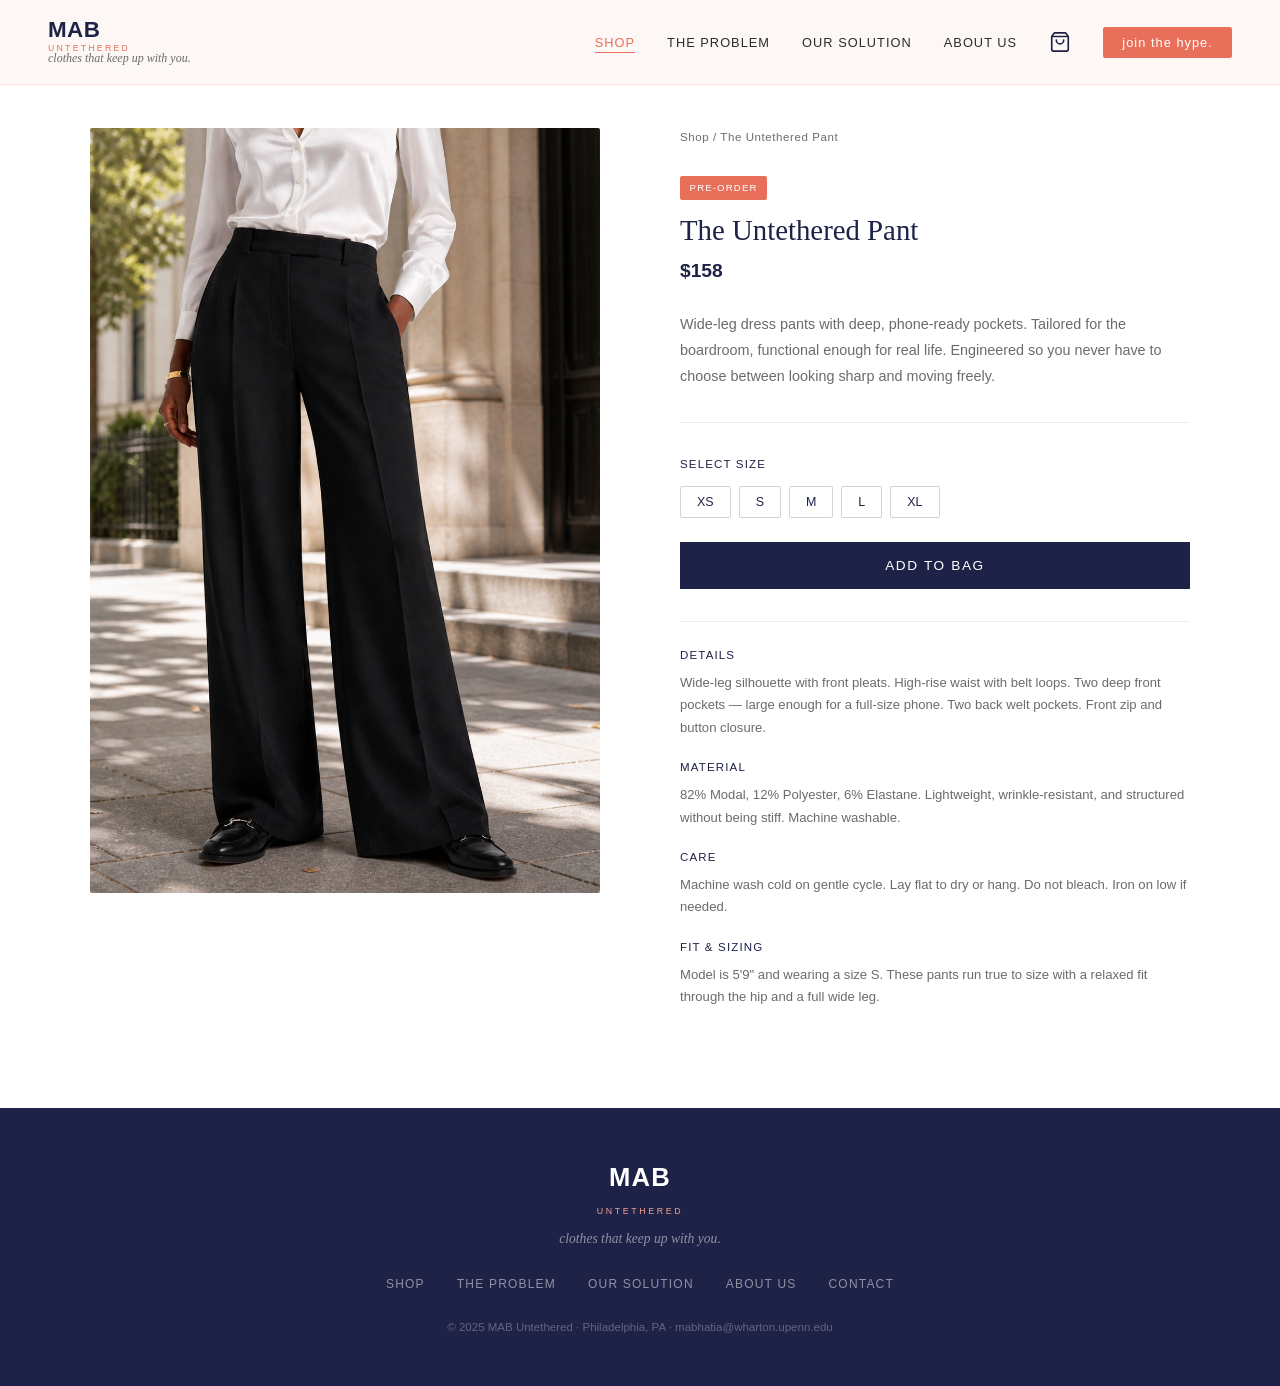
<file: product-pants.html>
<!DOCTYPE html>
<html lang="en">
<head>
<meta charset="UTF-8">
<meta name="viewport" content="width=device-width, initial-scale=1.0">
<title>The Untethered Pant – MAB Untethered</title>
<link rel="stylesheet" href="styles.css">
</head>
<body>

<!-- NAV -->
<nav>
  <a href="index.html" class="nav-logo">
    <span class="nav-logo-mab">MAB</span>
    <span class="nav-logo-sub">Untethered</span>
    <span class="nav-tagline">clothes that keep up with you.</span>
  </a>
  <ul>
    <li><a href="index.html" class="active">Shop</a></li>
    <li><a href="problem.html">The Problem</a></li>
    <li><a href="solution.html">Our Solution</a></li>
    <li><a href="about.html">About Us</a></li>
    <li><a href="cart.html" class="nav-bag" id="navBag"><svg viewBox="0 0 24 24"><path d="M6 2L3 6v14a2 2 0 002 2h14a2 2 0 002-2V6l-3-4z"/><line x1="3" y1="6" x2="21" y2="6"/><path d="M16 10a4 4 0 01-8 0"/></svg><span class="nav-bag-count" id="bagCount">0</span></a></li>
    <li><a href="https://forms.gle/wyEKR6wCprZCqFtW6" target="_blank" class="nav-cta">join the hype.</a></li>
  </ul>
</nav>

<div class="page-body">
<section class="product-detail">
  <div class="product-detail-inner">

    <!-- GALLERY -->
    <div class="product-gallery">
      <img src="pants.png" alt="The Untethered Pant" class="product-gallery-main" id="mainImg">
    </div>

    <!-- INFO -->
    <div class="product-detail-info">
      <div class="product-breadcrumb"><a href="index.html">Shop</a> / The Untethered Pant</div>
      <div class="product-detail-badge">Pre-order</div>
      <h1 class="product-detail-name">The Untethered Pant</h1>
      <div class="product-detail-price">$158</div>
      <p class="product-detail-desc">Wide-leg dress pants with deep, phone-ready pockets. Tailored for the boardroom, functional enough for real life. Engineered so you never have to choose between looking sharp and moving freely.</p>

      <!-- SIZE -->
      <div class="size-label">
        <span>Select Size</span>
      </div>
      <div class="size-grid">
        <button class="size-btn" onclick="selectSize(this)">XS</button>
        <button class="size-btn" onclick="selectSize(this)">S</button>
        <button class="size-btn" onclick="selectSize(this)">M</button>
        <button class="size-btn" onclick="selectSize(this)">L</button>
        <button class="size-btn" onclick="selectSize(this)">XL</button>
      </div>

      <button class="add-to-bag" onclick="addToBag('The Untethered Pant', 158)">Add to Bag</button>

      <!-- META -->
      <div class="product-meta">
        <div class="product-meta-section">
          <div class="product-meta-title">Details</div>
          <div class="product-meta-body">Wide-leg silhouette with front pleats. High-rise waist with belt loops. Two deep front pockets — large enough for a full-size phone. Two back welt pockets. Front zip and button closure.</div>
        </div>
        <div class="product-meta-section">
          <div class="product-meta-title">Material</div>
          <div class="product-meta-body">82% Modal, 12% Polyester, 6% Elastane. Lightweight, wrinkle-resistant, and structured without being stiff. Machine washable.</div>
        </div>
        <div class="product-meta-section">
          <div class="product-meta-title">Care</div>
          <div class="product-meta-body">Machine wash cold on gentle cycle. Lay flat to dry or hang. Do not bleach. Iron on low if needed.</div>
        </div>
        <div class="product-meta-section">
          <div class="product-meta-title">Fit & Sizing</div>
          <div class="product-meta-body">Model is 5'9" and wearing a size S. These pants run true to size with a relaxed fit through the hip and a full wide leg.</div>
        </div>
      </div>
    </div>

  </div>
</section>

<!-- FOOTER -->
<footer>
  <div class="footer-logo">MAB</div>
  <div class="footer-sub">Untethered</div>
  <div class="footer-tagline">clothes that keep up with you.</div>
  <div class="footer-links">
    <a href="index.html">Shop</a>
    <a href="problem.html">The Problem</a>
    <a href="solution.html">Our Solution</a>
    <a href="about.html">About Us</a>
    <a href="mailto:mabhatia@wharton.upenn.edu">Contact</a>
  </div>
  <div class="footer-copy">© 2025 MAB Untethered · Philadelphia, PA · mabhatia@wharton.upenn.edu</div>
</footer>
</div>

<script>
function setMain(thumb) {
  document.getElementById('mainImg').src = thumb.src;
  document.querySelectorAll('.product-gallery-thumb').forEach(t => t.classList.remove('active'));
  thumb.classList.add('active');
}
function selectSize(btn) {
  document.querySelectorAll('.size-btn').forEach(b => b.classList.remove('selected'));
  btn.classList.add('selected');
}
function addToBag(name, price) {
  const size = document.querySelector('.size-btn.selected');
  if (!size) { alert('Please select a size.'); return; }
  const cart = JSON.parse(localStorage.getItem('mab-cart') || '[]');
  cart.push({ name, price, size: size.textContent });
  localStorage.setItem('mab-cart', JSON.stringify(cart));
  alert(`${name} (${size.textContent}) added to your bag!`);
}
</script>
</body>
</html>
</file>
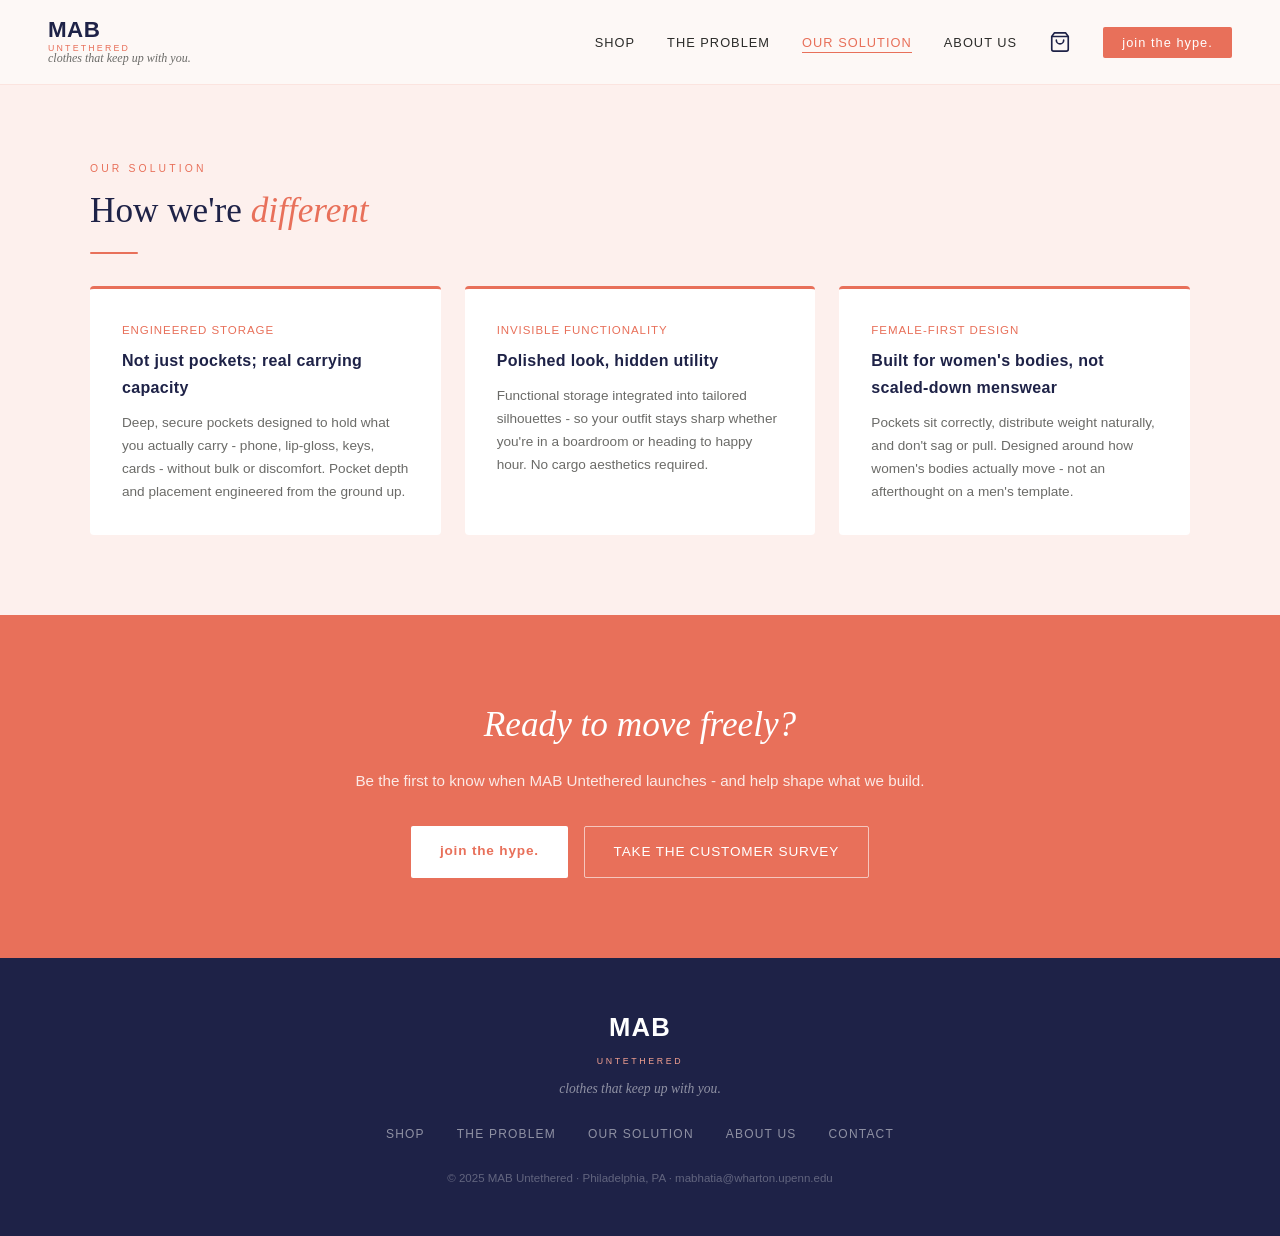
<file: solution.html>
<!DOCTYPE html>
<html lang="en">
<head>
<meta charset="UTF-8">
<meta name="viewport" content="width=device-width, initial-scale=1.0">
<title>Our Solution – MAB Untethered</title>
<link rel="stylesheet" href="styles.css">
</head>
<body>

<!-- NAV -->
<nav>
  <a href="index.html" class="nav-logo">
    <span class="nav-logo-mab">MAB</span>
    <span class="nav-logo-sub">Untethered</span>
    <span class="nav-tagline">clothes that keep up with you.</span>
  </a>
  <ul>
    <li><a href="index.html">Shop</a></li>
    <li><a href="problem.html">The Problem</a></li>
    <li><a href="solution.html" class="active">Our Solution</a></li>
    <li><a href="about.html">About Us</a></li>
    <li><a href="cart.html" class="nav-bag" id="navBag"><svg viewBox="0 0 24 24"><path d="M6 2L3 6v14a2 2 0 002 2h14a2 2 0 002-2V6l-3-4z"/><line x1="3" y1="6" x2="21" y2="6"/><path d="M16 10a4 4 0 01-8 0"/></svg><span class="nav-bag-count" id="bagCount">0</span></a></li>
    <li><a href="https://forms.gle/wyEKR6wCprZCqFtW6" target="_blank" class="nav-cta">join the hype.</a></li>
  </ul>
</nav>

<div class="page-body">

<!-- SOLUTION -->
<section class="solution" id="solution">
  <div class="section-inner">
    <p class="section-label">Our solution</p>
    <h2 class="section-title">How we're <em>different</em></h2>
    <div class="divider"></div>
    <div class="solution-cards">
      <div class="sol-card">
        <div class="sub">Engineered storage</div>
        <h3>Not just pockets; real carrying capacity</h3>
        <p>Deep, secure pockets designed to hold what you actually carry - phone, lip-gloss, keys, cards - without bulk or discomfort. Pocket depth and placement engineered from the ground up.</p>
      </div>
      <div class="sol-card">
        <div class="sub">Invisible functionality</div>
        <h3>Polished look, hidden utility</h3>
        <p>Functional storage integrated into tailored silhouettes - so your outfit stays sharp whether you're in a boardroom or heading to happy hour. No cargo aesthetics required.</p>
      </div>
      <div class="sol-card">
        <div class="sub">Female-first design</div>
        <h3>Built for women's bodies, not scaled-down menswear</h3>
        <p>Pockets sit correctly, distribute weight naturally, and don't sag or pull. Designed around how women's bodies actually move - not an afterthought on a men's template.</p>
      </div>
    </div>
  </div>
</section>

<!-- CTA -->
<section class="cta-section">
  <h2><em>Ready to move freely?</em></h2>
  <p>Be the first to know when MAB Untethered launches - and help shape what we build.</p>
  <div class="cta-btns">
    <a href="https://forms.gle/wyEKR6wCprZCqFtW6" target="_blank" class="btn-white">join the hype.</a>
    <a href="https://forms.gle/w7cwCQEqip1CWY567" target="_blank" class="btn-outline-white">Take the customer survey</a>
  </div>
</section>

<!-- FOOTER -->
<footer>
  <div class="footer-logo">MAB</div>
  <div class="footer-sub">Untethered</div>
  <div class="footer-tagline">clothes that keep up with you.</div>
  <div class="footer-links">
    <a href="index.html">Shop</a>
    <a href="problem.html">The Problem</a>
    <a href="solution.html">Our Solution</a>
    <a href="about.html">About Us</a>
    <a href="mailto:mabhatia@wharton.upenn.edu">Contact</a>
  </div>
  <div class="footer-copy">© 2025 MAB Untethered · Philadelphia, PA · mabhatia@wharton.upenn.edu</div>
</footer>

</div>
</body>
</html>
</file>
<file: styles.css>
*{margin:0;padding:0;box-sizing:border-box}
:root{
  --coral:#E8705A;
  --coral-light:#F2A090;
  --coral-pale:#FDF0ED;
  --coral-dark:#C45240;
  --navy:#1E2247;
  --navy-light:#3A3F6B;
  --text:#2C2C2A;
  --muted:#6B6B68;
  --white:#FFFFFF;
  --off-white:#FDF8F6;
}
html{scroll-behavior:smooth}
body{font-family:'Georgia',serif;color:var(--text);background:var(--white);line-height:1.7}

/* NAV */
nav{position:fixed;top:0;left:0;right:0;z-index:100;display:flex;justify-content:space-between;align-items:center;padding:1.2rem 3rem;background:rgba(253,248,246,0.97);backdrop-filter:blur(8px);border-bottom:0.5px solid rgba(232,112,90,0.15)}
.nav-logo{display:flex;flex-direction:column;line-height:1;text-decoration:none}
.nav-logo-mab{font-family:'Arial',sans-serif;font-weight:700;font-size:1.4rem;color:var(--navy);letter-spacing:0.02em}
.nav-logo-sub{font-family:'Arial',sans-serif;font-size:0.55rem;letter-spacing:0.25em;color:var(--coral);text-transform:uppercase;margin-top:2px}
.nav-tagline{font-style:italic;font-size:0.75rem;color:var(--muted)}
nav ul{list-style:none;display:flex;gap:2rem;align-items:center}
nav ul a{text-decoration:none;font-family:'Arial',sans-serif;font-size:0.8rem;letter-spacing:0.08em;color:var(--text);text-transform:uppercase;transition:color 0.2s}
nav ul a:hover{color:var(--coral)}
nav ul a.active{color:var(--coral);border-bottom:1.5px solid var(--coral);padding-bottom:2px}
.nav-cta{background:var(--coral)!important;color:var(--white)!important;padding:0.5rem 1.2rem!important;border-radius:2px!important;text-transform:none!important}
.nav-cta:hover{background:var(--coral-dark)!important;color:var(--white)!important}
.nav-bag{position:relative;text-decoration:none;color:var(--navy);display:flex;align-items:center;transition:color 0.2s}
.nav-bag:hover{color:var(--coral)}
.nav-bag svg{width:22px;height:22px;stroke:currentColor;fill:none;stroke-width:1.8;stroke-linecap:round;stroke-linejoin:round}
.nav-bag-count{position:absolute;top:-6px;right:-7px;background:var(--coral);color:var(--white);font-family:'Arial',sans-serif;font-size:0.55rem;font-weight:700;width:16px;height:16px;border-radius:50%;display:flex;align-items:center;justify-content:center;display:none}
.nav-bag-count.visible{display:flex}

/* PAGE WRAPPER */
.page-body{padding-top:80px}

/* SECTION WRAPPER */
section{padding:5rem 3rem}
.section-inner{max-width:1100px;margin:0 auto}
.section-label{font-family:'Arial',sans-serif;font-size:0.65rem;letter-spacing:0.3em;text-transform:uppercase;color:var(--coral);margin-bottom:0.8rem}
.section-title{font-size:2.2rem;color:var(--navy);font-weight:400;line-height:1.2;margin-bottom:1.2rem}
.section-title em{font-style:italic;color:var(--coral)}
.divider{width:48px;height:2px;background:var(--coral);margin-bottom:2rem;border-radius:1px}

/* BUTTONS */
.btn-primary{background:var(--coral);color:var(--white);padding:0.85rem 1.8rem;border:none;border-radius:2px;font-family:'Arial',sans-serif;font-size:0.85rem;letter-spacing:0.06em;text-transform:none;cursor:pointer;text-decoration:none;transition:background 0.2s;display:inline-block}
.btn-primary:hover{background:var(--coral-dark)}
.btn-outline{background:transparent;color:var(--navy);padding:0.85rem 1.8rem;border:1.5px solid var(--navy);border-radius:2px;font-family:'Arial',sans-serif;font-size:0.85rem;letter-spacing:0.06em;text-transform:uppercase;cursor:pointer;text-decoration:none;transition:all 0.2s;display:inline-block}
.btn-outline:hover{border-color:var(--coral);color:var(--coral)}
.btn-white{background:var(--white);color:var(--coral);padding:0.85rem 1.8rem;border:none;border-radius:2px;font-family:'Arial',sans-serif;font-size:0.85rem;letter-spacing:0.06em;text-transform:none;cursor:pointer;text-decoration:none;transition:all 0.2s;display:inline-block;font-weight:700}
.btn-white:hover{background:var(--coral-pale)}
.btn-outline-white{background:transparent;color:var(--white);padding:0.85rem 1.8rem;border:1.5px solid rgba(255,255,255,0.6);border-radius:2px;font-family:'Arial',sans-serif;font-size:0.85rem;letter-spacing:0.06em;text-transform:uppercase;cursor:pointer;text-decoration:none;transition:all 0.2s;display:inline-block}
.btn-outline-white:hover{border-color:var(--white);background:rgba(255,255,255,0.1)}

/* HERO */
.hero{min-height:calc(100vh - 80px);display:flex;align-items:center;background:var(--coral-pale);padding:5rem 3rem 4rem;position:relative;overflow:hidden}
.hero::after{content:'';position:absolute;right:-80px;top:50%;transform:translateY(-50%);width:520px;height:520px;border-radius:50%;background:rgba(232,112,90,0.08);pointer-events:none}
.hero-inner{max-width:1100px;margin:0 auto;width:100%}
.hero-eyebrow{font-family:'Arial',sans-serif;font-size:0.7rem;letter-spacing:0.25em;text-transform:uppercase;color:var(--coral);margin-bottom:1rem}
.hero h1{font-size:3.2rem;line-height:1.15;color:var(--navy);font-weight:400;margin-bottom:1.5rem;max-width:700px}
.hero h1 em{font-style:italic;color:var(--coral)}
.hero-desc{font-size:1.05rem;color:var(--muted);margin-bottom:2rem;font-family:'Arial',sans-serif;line-height:1.7;max-width:560px}
.hero-btns{display:flex;gap:1rem;flex-wrap:wrap}

/* SHOP */
.shop{background:var(--white);padding:5rem 3rem}
.shop-header{display:flex;justify-content:space-between;align-items:flex-end;margin-bottom:2.5rem}
.shop-count{font-family:'Arial',sans-serif;font-size:0.75rem;color:var(--muted);letter-spacing:0.05em}
.shop-grid{display:grid;grid-template-columns:repeat(3,1fr);gap:2.5rem 2rem}
.product-card{cursor:pointer;text-decoration:none;color:inherit;display:block}
.product-card:hover .product-img-wrap img{transform:scale(1.03)}
.product-img-wrap{width:100%;aspect-ratio:2/3;overflow:hidden;background:var(--coral-pale);position:relative;margin-bottom:0.9rem}
.product-img-wrap img{width:100%;height:100%;object-fit:cover;transition:transform 0.4s ease;display:block}
.product-img-placeholder{width:100%;height:100%;background:linear-gradient(160deg,var(--coral-pale) 0%,#f5e0dc 100%);display:flex;flex-direction:column;align-items:center;justify-content:center;gap:0.6rem}
.product-img-placeholder span{font-size:3rem;opacity:0.5}
.product-img-placeholder p{font-family:'Arial',sans-serif;font-size:0.65rem;letter-spacing:0.18em;color:var(--coral);text-transform:uppercase}
.product-badge{position:absolute;top:0.75rem;left:0.75rem;font-family:'Arial',sans-serif;font-size:0.6rem;letter-spacing:0.12em;text-transform:uppercase;padding:0.25rem 0.55rem;border-radius:2px}
.badge-preorder{background:var(--coral);color:var(--white)}
.badge-soon{background:var(--navy);color:var(--white)}
.product-name{font-family:'Arial',sans-serif;font-weight:700;color:var(--navy);font-size:0.9rem;letter-spacing:0.01em;margin-bottom:0.25rem}
.product-desc{font-family:'Arial',sans-serif;font-size:0.78rem;color:var(--muted);line-height:1.5;margin-bottom:0.5rem}
.product-price{font-family:'Arial',sans-serif;font-size:0.88rem;color:var(--navy)}
.product-add{display:block;width:100%;margin-top:0.8rem;padding:0.7rem;background:var(--navy);color:var(--white);font-family:'Arial',sans-serif;font-size:0.75rem;letter-spacing:0.1em;text-transform:uppercase;border:none;cursor:pointer;transition:background 0.2s;text-align:center;text-decoration:none}
.product-add:hover{background:var(--coral)}

/* THE PROBLEM */
.problem{background:var(--white)}
.problem-grid{display:grid;grid-template-columns:1fr 1fr;gap:4rem;align-items:start;margin-top:2rem}
.problem-text p{color:var(--muted);font-size:1rem;font-family:'Arial',sans-serif;margin-bottom:1rem;line-height:1.8}
.problem-text p strong{color:var(--navy)}
.stat-cards{display:grid;grid-template-columns:1fr 1fr;gap:1rem}
.stat-card{background:var(--coral-pale);border-radius:4px;padding:1.5rem;border-left:3px solid var(--coral)}
.stat-num{font-size:2rem;font-weight:700;color:var(--coral);font-family:'Arial',sans-serif;line-height:1}
.stat-label{font-family:'Arial',sans-serif;font-size:0.75rem;color:var(--navy);margin-top:0.4rem;line-height:1.4}
.problem-pullquote{background:var(--navy);color:var(--white);padding:2.5rem;border-radius:4px;margin-top:1.5rem}
.problem-pullquote blockquote{font-size:1.15rem;font-style:italic;line-height:1.6;margin-bottom:1rem}
.problem-pullquote cite{font-family:'Arial',sans-serif;font-size:0.75rem;letter-spacing:0.1em;color:var(--coral-light);text-transform:uppercase}
.hero-img-frame{width:100%;background:var(--white);border-radius:4px;padding:2rem;box-shadow:0 4px 40px rgba(232,112,90,0.12);text-align:center}
.hero-img-frame img{width:100%;border-radius:2px}
.hero-img-caption{font-family:'Arial',sans-serif;font-size:0.72rem;color:var(--muted);margin-top:0.8rem;letter-spacing:0.05em;font-style:italic}

/* SOLUTION */
.solution{background:var(--coral-pale)}
.solution-cards{display:grid;grid-template-columns:repeat(3,1fr);gap:1.5rem;margin-top:2rem}
.sol-card{background:var(--white);padding:2rem;border-radius:4px;border-top:3px solid var(--coral)}
.sol-card h3{font-size:1rem;color:var(--navy);margin-bottom:0.6rem;font-family:'Arial',sans-serif;font-weight:700;letter-spacing:0.02em}
.sol-card p{font-family:'Arial',sans-serif;font-size:0.85rem;color:var(--muted);line-height:1.7}
.sol-card .sub{font-size:0.72rem;color:var(--coral);font-family:'Arial',sans-serif;letter-spacing:0.08em;text-transform:uppercase;margin-bottom:0.4rem}

/* FOUNDER */
.founder{background:var(--white)}
.founder-grid{display:grid;grid-template-columns:1fr 2fr;gap:4rem;align-items:start;margin-top:2rem}
.founder-photo-wrap{text-align:center}
.founder-photo{width:180px;height:180px;border-radius:50%;object-fit:cover;border:4px solid var(--coral-pale);margin-bottom:1rem}
.founder-name{font-family:'Arial',sans-serif;font-weight:700;color:var(--navy);font-size:1rem}
.founder-role{font-family:'Arial',sans-serif;font-size:0.7rem;letter-spacing:0.15em;color:var(--coral);text-transform:uppercase;margin-top:0.2rem}
.founder-text p{font-family:'Arial',sans-serif;font-size:0.95rem;color:var(--muted);line-height:1.8;margin-bottom:1rem}
.founder-text p strong{color:var(--navy)}
.founder-tags{display:flex;flex-wrap:wrap;gap:0.5rem;margin-top:1rem}
.tag{background:var(--coral-pale);color:var(--coral-dark);font-family:'Arial',sans-serif;font-size:0.72rem;letter-spacing:0.08em;padding:0.35rem 0.8rem;border-radius:2px;text-transform:uppercase}

/* PROGRESS */
.progress{background:var(--coral-pale)}
.newsletters{display:grid;grid-template-columns:repeat(3,1fr);gap:1.5rem;margin-top:2rem}
.nl-card{background:var(--white);border-radius:4px;padding:1.8rem;border:0.5px solid rgba(232,112,90,0.2)}
.nl-sprint{font-family:'Arial',sans-serif;font-size:0.65rem;letter-spacing:0.25em;color:var(--coral);text-transform:uppercase;margin-bottom:0.5rem}
.nl-title{font-size:1rem;color:var(--navy);margin-bottom:0.8rem;font-family:'Arial',sans-serif;font-weight:700}
.nl-body{font-family:'Arial',sans-serif;font-size:0.83rem;color:var(--muted);line-height:1.7;margin-bottom:1.2rem}
.nl-tags{display:flex;flex-wrap:wrap;gap:0.4rem;margin-bottom:1.2rem}
.nl-tag{background:var(--coral-pale);color:var(--coral-dark);font-family:'Arial',sans-serif;font-size:0.68rem;padding:0.2rem 0.5rem;border-radius:2px}
.nl-link{font-family:'Arial',sans-serif;font-size:0.75rem;letter-spacing:0.08em;color:var(--coral);text-transform:uppercase;text-decoration:none;border-bottom:1px solid var(--coral-light);padding-bottom:1px}
.nl-link:hover{color:var(--coral-dark)}
.progress-summary{margin-top:2.5rem;background:var(--navy);color:var(--white);padding:2rem 2.5rem;border-radius:4px;display:grid;grid-template-columns:repeat(4,1fr);gap:2rem}
.ps-item{text-align:center}
.ps-num{font-size:1.8rem;font-weight:700;color:var(--coral-light);font-family:'Arial',sans-serif}
.ps-label{font-family:'Arial',sans-serif;font-size:0.72rem;color:rgba(255,255,255,0.7);margin-top:0.3rem;line-height:1.4}

/* PRODUCT DETAIL PAGE */
.product-detail{padding:3rem 3rem 5rem}
.product-detail-inner{max-width:1100px;margin:0 auto;display:grid;grid-template-columns:1fr 1fr;gap:5rem;align-items:start}
.product-gallery{display:flex;flex-direction:column;gap:0.75rem}
.product-gallery img{width:100%;border-radius:2px;display:block}
.product-gallery-main{aspect-ratio:2/3;object-fit:cover}
.product-gallery-thumb-row{display:flex;gap:0.5rem}
.product-gallery-thumb{width:80px;height:100px;object-fit:cover;cursor:pointer;opacity:0.6;border:2px solid transparent;border-radius:2px;transition:opacity 0.2s,border-color 0.2s}
.product-gallery-thumb.active,.product-gallery-thumb:hover{opacity:1;border-color:var(--coral)}
.product-detail-info{position:sticky;top:100px}
.product-breadcrumb{font-family:'Arial',sans-serif;font-size:0.72rem;color:var(--muted);letter-spacing:0.05em;margin-bottom:1.5rem}
.product-breadcrumb a{color:var(--muted);text-decoration:none}
.product-breadcrumb a:hover{color:var(--coral)}
.product-detail-badge{display:inline-block;font-family:'Arial',sans-serif;font-size:0.6rem;letter-spacing:0.12em;text-transform:uppercase;padding:0.25rem 0.6rem;border-radius:2px;background:var(--coral);color:var(--white);margin-bottom:0.8rem}
.product-detail-name{font-size:1.8rem;color:var(--navy);font-weight:400;line-height:1.2;margin-bottom:0.5rem}
.product-detail-price{font-family:'Arial',sans-serif;font-size:1.2rem;color:var(--navy);font-weight:700;margin-bottom:1.5rem}
.product-detail-desc{font-family:'Arial',sans-serif;font-size:0.9rem;color:var(--muted);line-height:1.8;margin-bottom:2rem;border-bottom:1px solid rgba(30,34,71,0.08);padding-bottom:2rem}
.size-label{font-family:'Arial',sans-serif;font-size:0.72rem;letter-spacing:0.1em;text-transform:uppercase;color:var(--navy);margin-bottom:0.75rem;display:flex;justify-content:space-between}
.size-grid{display:flex;gap:0.5rem;flex-wrap:wrap;margin-bottom:1.5rem}
.size-btn{font-family:'Arial',sans-serif;font-size:0.78rem;padding:0.5rem 1rem;border:1px solid rgba(30,34,71,0.2);background:var(--white);cursor:pointer;color:var(--navy);transition:all 0.15s;border-radius:2px}
.size-btn:hover{border-color:var(--navy)}
.size-btn.selected{border-color:var(--navy);background:var(--navy);color:var(--white)}
.add-to-bag{display:block;width:100%;padding:1rem;background:var(--navy);color:var(--white);font-family:'Arial',sans-serif;font-size:0.85rem;letter-spacing:0.12em;text-transform:uppercase;border:none;cursor:pointer;transition:background 0.2s;margin-bottom:1rem;text-align:center}
.add-to-bag:hover{background:var(--coral)}
.product-meta{margin-top:2rem;border-top:1px solid rgba(30,34,71,0.08);padding-top:1.5rem}
.product-meta-section{margin-bottom:1.2rem}
.product-meta-title{font-family:'Arial',sans-serif;font-size:0.72rem;letter-spacing:0.1em;text-transform:uppercase;color:var(--navy);margin-bottom:0.4rem;cursor:pointer;display:flex;justify-content:space-between}
.product-meta-body{font-family:'Arial',sans-serif;font-size:0.82rem;color:var(--muted);line-height:1.7}
@media(max-width:800px){.product-detail-inner{grid-template-columns:1fr}.product-detail-info{position:static}.product-detail{padding:2rem 1.5rem 3rem}}

/* CTA BANNER */
.cta-section{background:var(--coral);padding:5rem 3rem;text-align:center}
.cta-section h2{font-size:2.2rem;color:var(--white);margin-bottom:0.8rem;font-weight:400}
.cta-section h2 em{font-style:italic}
.cta-section p{font-family:'Arial',sans-serif;color:rgba(255,255,255,0.85);margin-bottom:2rem;font-size:0.95rem}
.cta-btns{display:flex;gap:1rem;justify-content:center;flex-wrap:wrap}

/* DATA ROOM */
.data-room-bar{text-align:center;padding:0 1.2rem 1rem;background:var(--coral-pale);margin-top:-1.5rem}
.data-room-link{font-family:'Arial',sans-serif;font-size:0.75rem;color:var(--muted);text-decoration:none;letter-spacing:0.06em;border:1px solid rgba(180,80,60,0.35);padding:0.45rem 1.1rem;display:inline-block;transition:border-color 0.2s,color 0.2s}
.data-room-link:hover{color:var(--coral);border-color:var(--coral)}

/* CART */
.cart-section{padding:4rem 2rem 6rem}
.cart-title{font-family:'Georgia',serif;font-size:2rem;color:var(--navy);margin-bottom:2.5rem;font-weight:400}
.cart-empty{text-align:center;padding:4rem 0;color:var(--muted);font-family:'Arial',sans-serif}
.cart-row{display:flex;justify-content:space-between;align-items:flex-start;padding:1.25rem 0;border-bottom:1px solid var(--coral-pale)}
.cart-row-info{flex:1}
.cart-row-name{font-family:'Georgia',serif;font-size:1rem;color:var(--navy);margin-bottom:0.3rem}
.cart-row-size{font-family:'Arial',sans-serif;font-size:0.8rem;color:var(--muted)}
.cart-row-right{display:flex;flex-direction:column;align-items:flex-end;gap:0.5rem}
.cart-row-price{font-family:'Georgia',serif;font-size:1rem;color:var(--navy)}
.cart-remove{background:none;border:none;color:var(--muted);font-family:'Arial',sans-serif;font-size:0.75rem;cursor:pointer;padding:0;text-decoration:underline}
.cart-remove:hover{color:var(--coral)}
.cart-summary{margin-top:2rem;padding-top:1.5rem;border-top:2px solid var(--navy)}
.cart-total{display:flex;justify-content:space-between;font-family:'Georgia',serif;font-size:1.2rem;color:var(--navy);margin-bottom:1rem}
.cart-note{font-family:'Arial',sans-serif;font-size:0.8rem;color:var(--muted);margin-bottom:1.5rem}
.cart-checkout{display:inline-block;width:100%;text-align:center;box-sizing:border-box}
.btn-coral{background:var(--coral);color:var(--white);font-family:'Arial',sans-serif;font-size:0.8rem;font-weight:700;letter-spacing:0.08em;text-transform:uppercase;padding:1rem 2.5rem;border:none;cursor:pointer;text-decoration:none;transition:background 0.2s}
.btn-coral:hover{background:#c0392b}

/* FOOTER */
footer{background:var(--navy);padding:3rem;text-align:center}
.footer-logo{font-family:'Arial',sans-serif;font-weight:700;font-size:1.6rem;color:var(--white);letter-spacing:0.05em}
.footer-sub{font-family:'Arial',sans-serif;font-size:0.55rem;letter-spacing:0.3em;color:var(--coral-light);text-transform:uppercase;margin-top:0.3rem}
.footer-tagline{font-style:italic;font-size:0.85rem;color:rgba(255,255,255,0.5);margin-top:0.5rem}
.footer-links{display:flex;gap:2rem;justify-content:center;margin-top:1.5rem;flex-wrap:wrap}
.footer-links a{font-family:'Arial',sans-serif;font-size:0.75rem;letter-spacing:0.1em;color:rgba(255,255,255,0.5);text-decoration:none;text-transform:uppercase;transition:color 0.2s}
.footer-links a:hover{color:var(--coral-light)}
.footer-copy{font-family:'Arial',sans-serif;font-size:0.72rem;color:rgba(255,255,255,0.3);margin-top:1.5rem}

@media(max-width:800px){
  nav{padding:1rem 1.5rem}
  nav ul{gap:1rem}
  .hero-inner,.problem-grid,.founder-grid{grid-template-columns:1fr}
  .solution-cards,.newsletters{grid-template-columns:1fr}
  .hero{padding:4rem 1.5rem 3rem}
  section{padding:3rem 1.5rem}
  .shop{padding:3rem 1.5rem}
  .progress-summary{grid-template-columns:1fr 1fr}
  .stat-cards{grid-template-columns:1fr 1fr}
  .hero h1{font-size:2.2rem}
  .shop-grid{grid-template-columns:repeat(2,1fr)}
}
</file>
